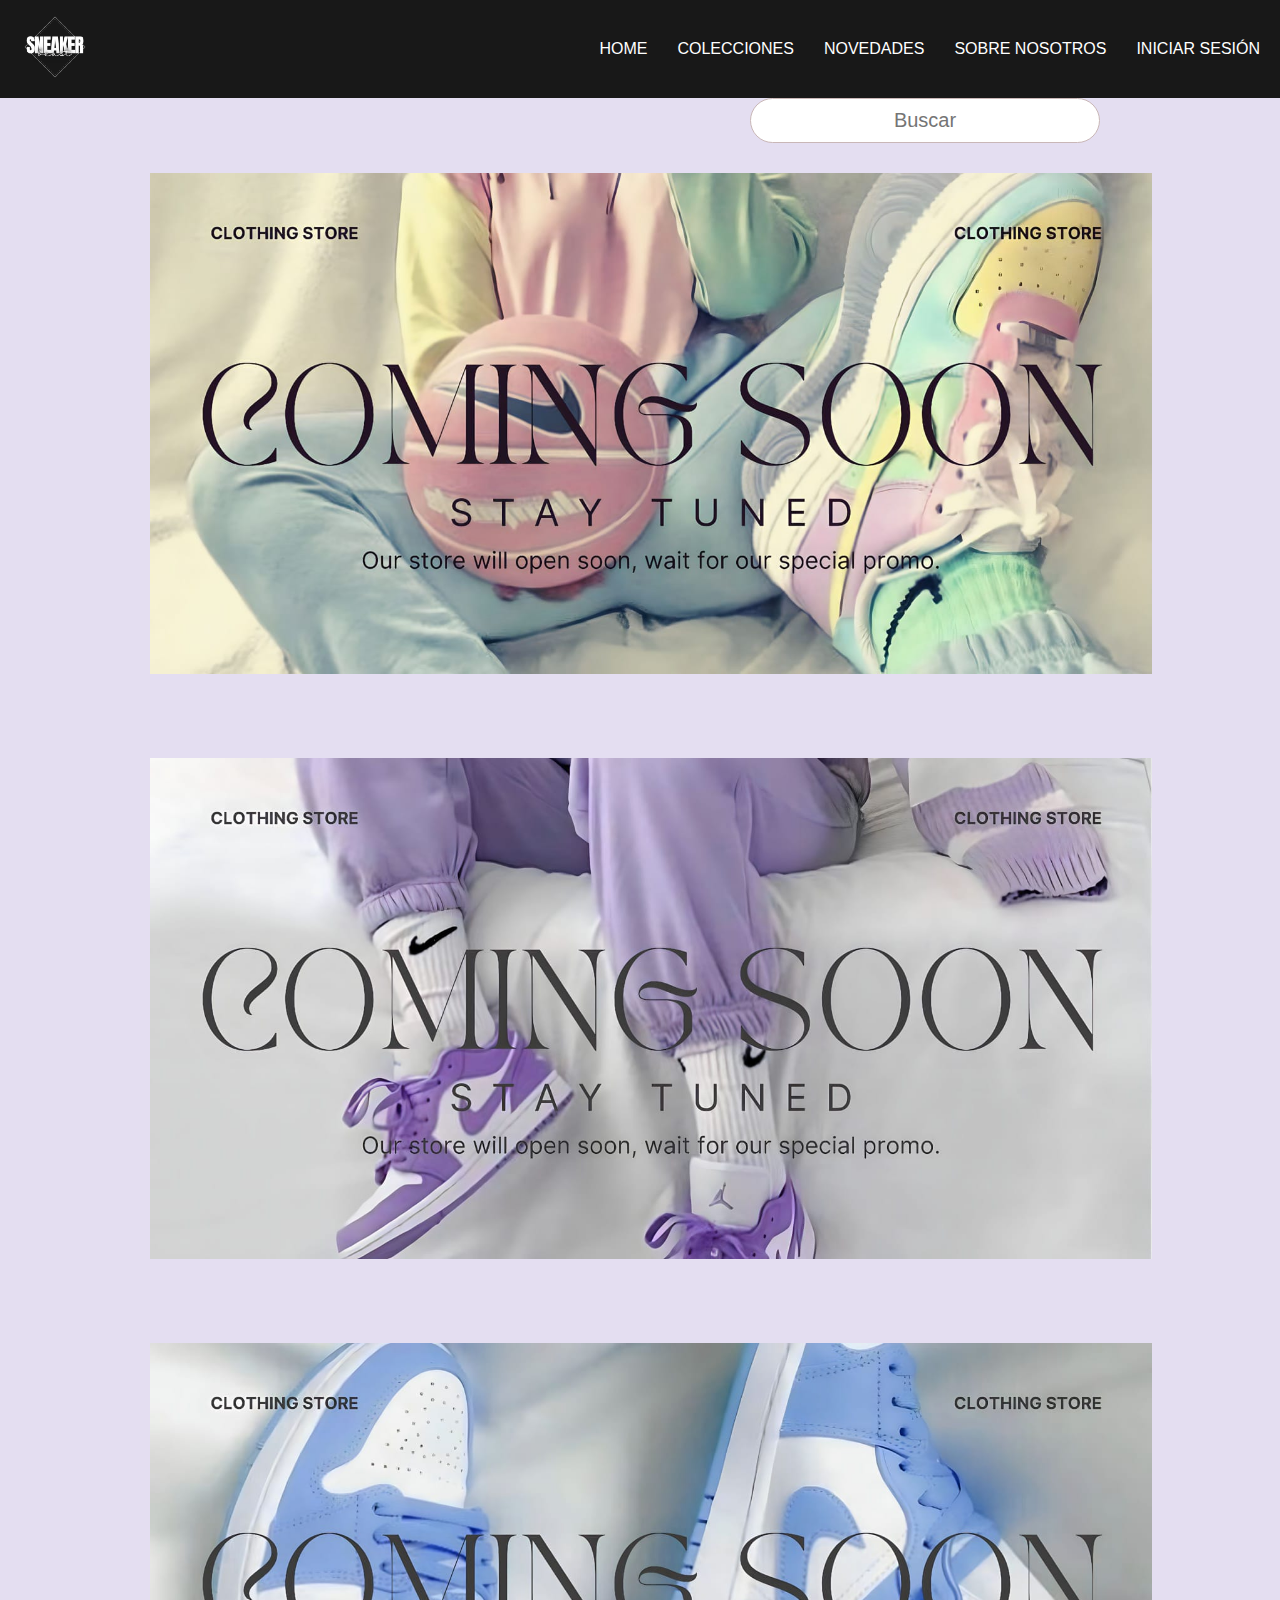
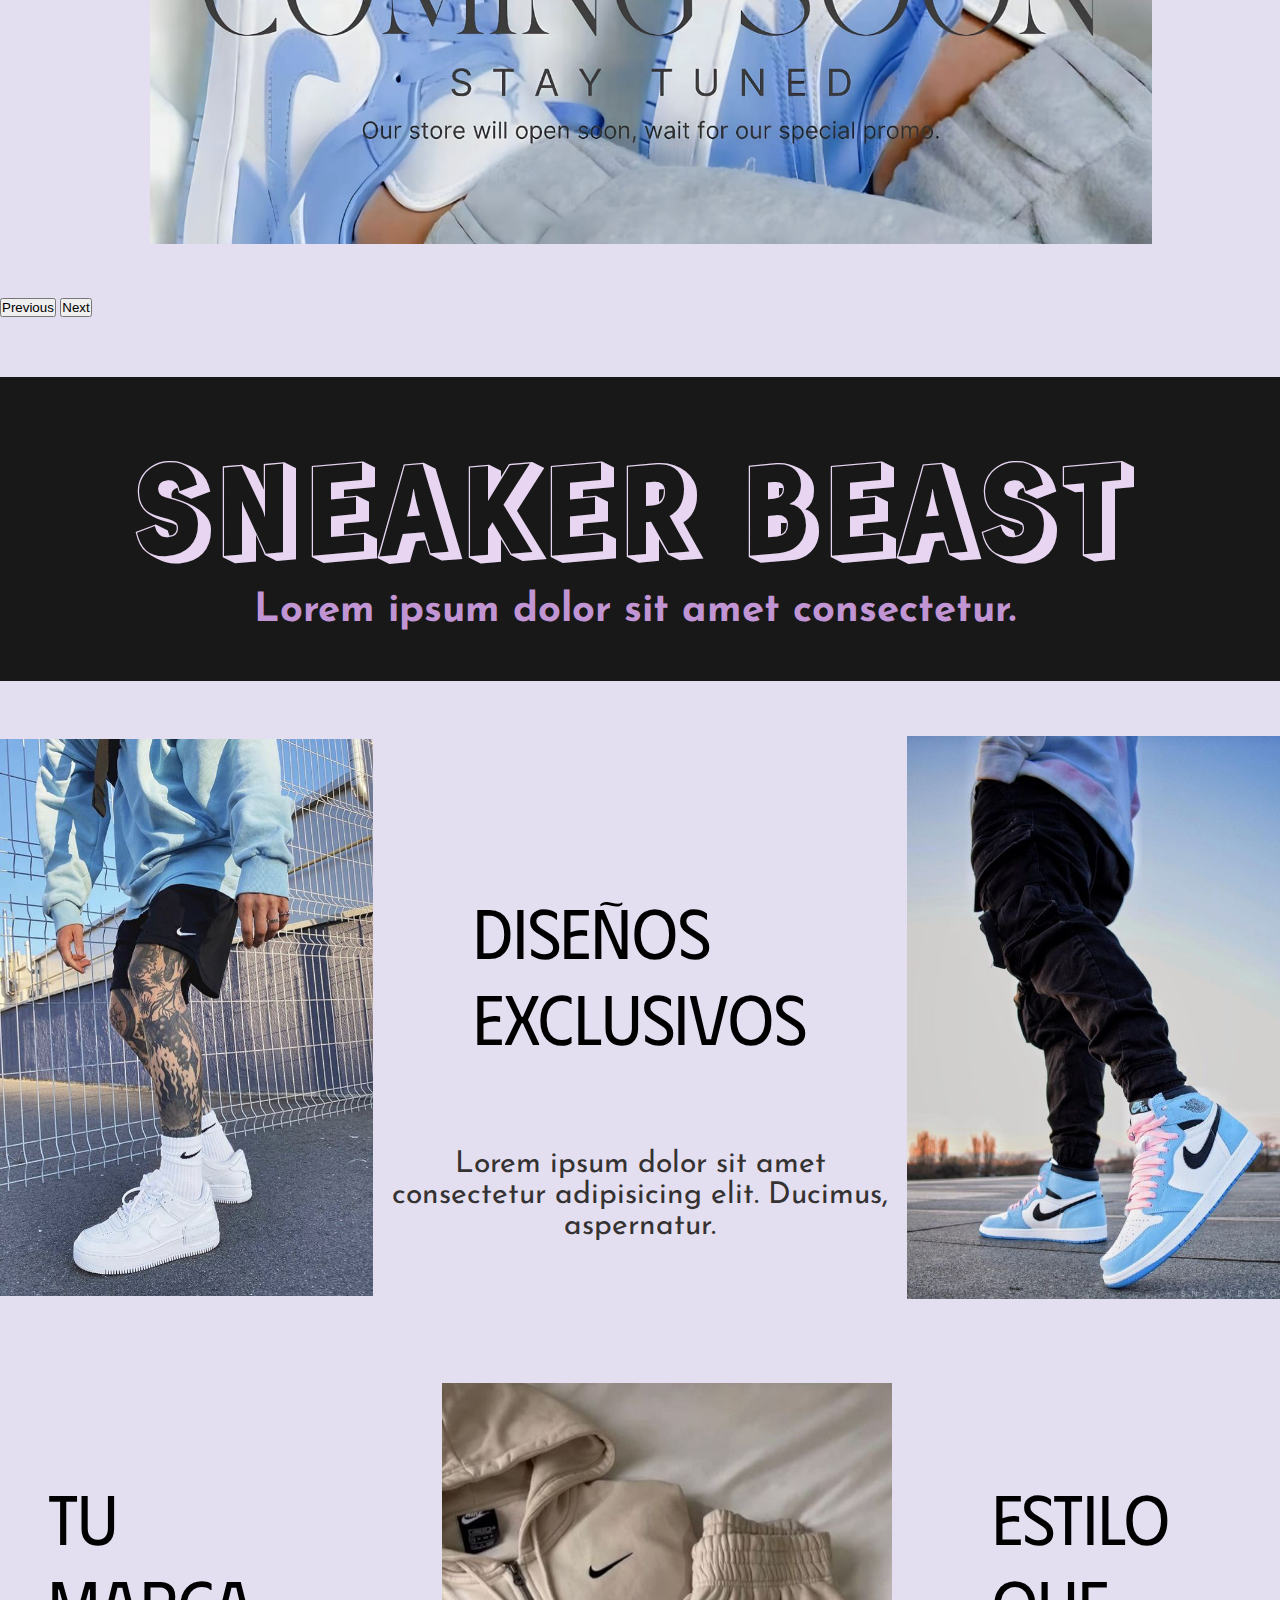
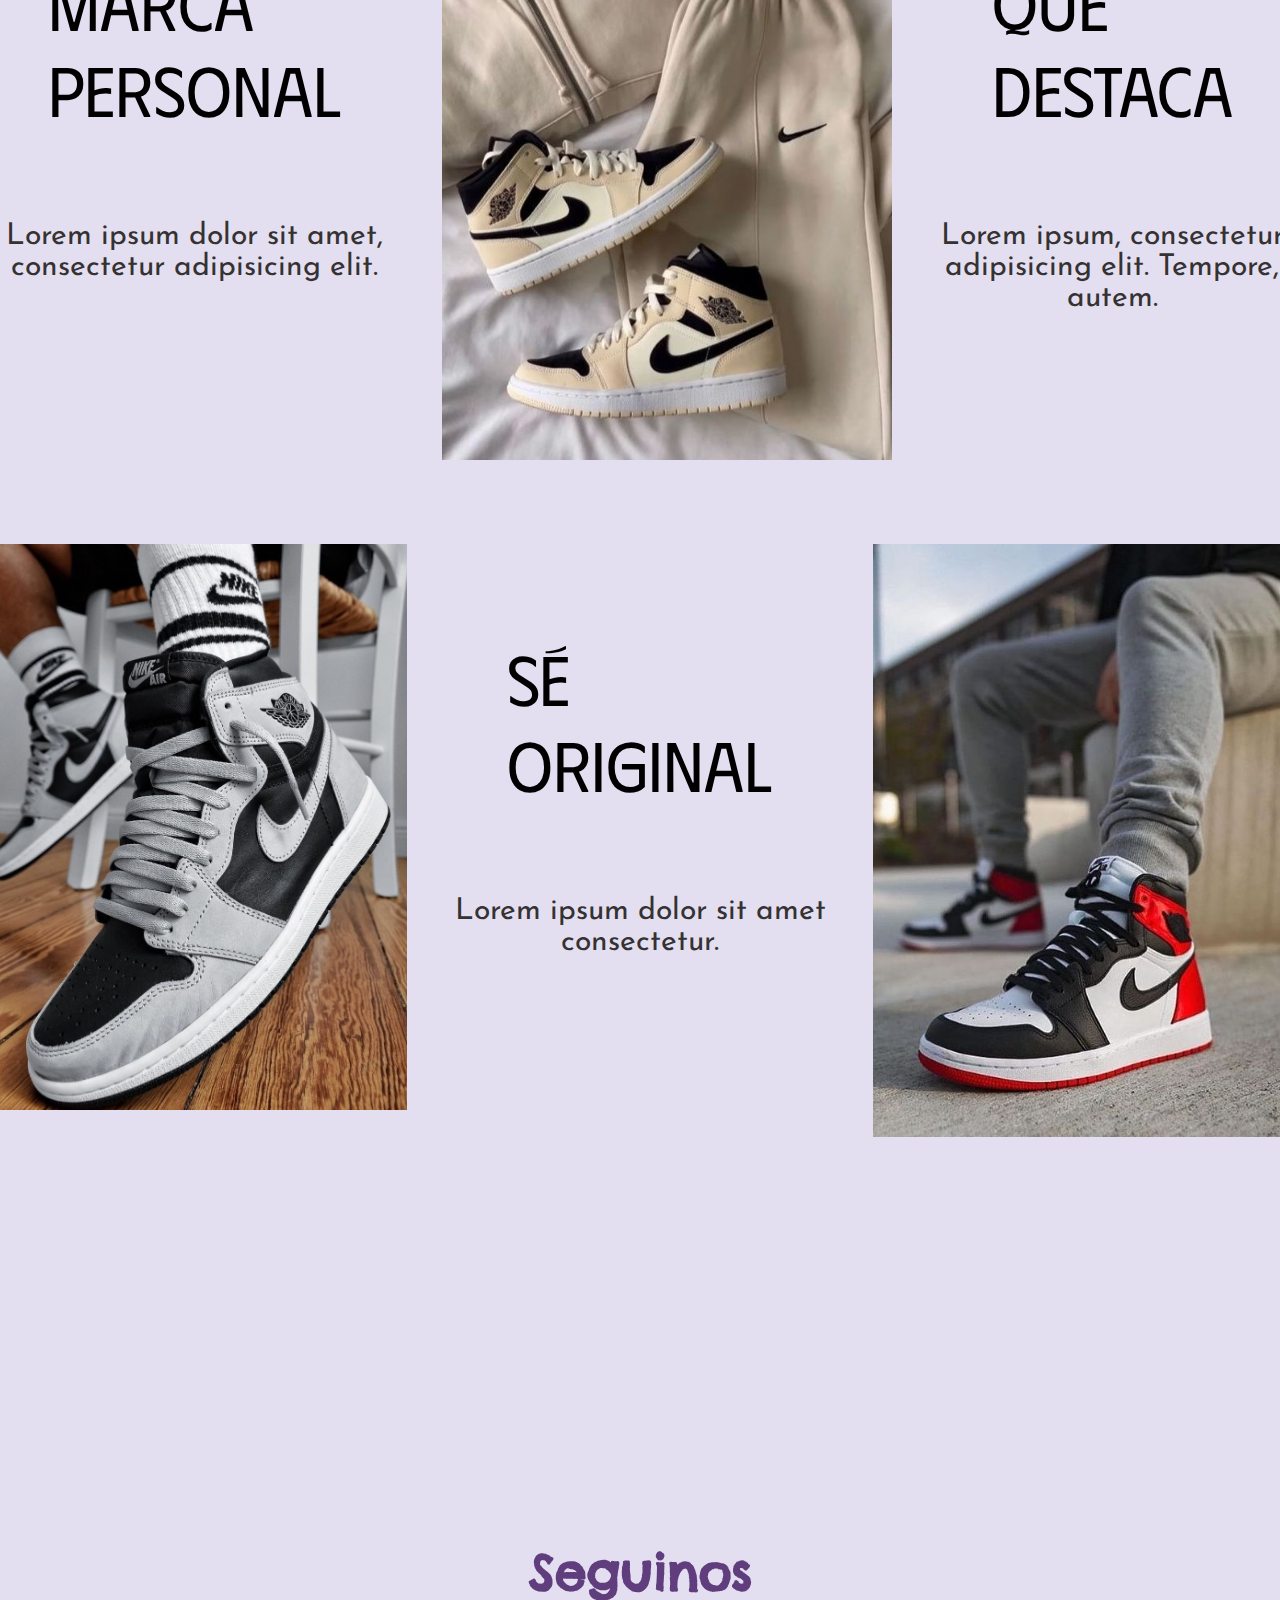
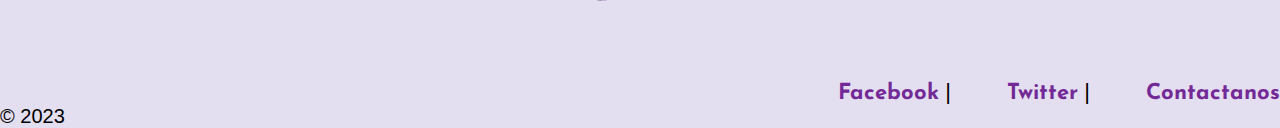
<file: index.html>
<!DOCTYPE html>
<html lang="en">
<head>
    <meta charset="UTF-8">
    <meta http-equiv="X-UA-Compatible" content="IE=edge">
    <meta name="viewport" content="width=device-width, initial-scale=1.0">
    <title>Sneaker Beats</title>
    <link rel="shortcut icon" href="./img/SNEAKER.png" type="image/x-icon">
    <link rel="stylesheet" href="./css/style.css">
    <link rel="stylesheet" href="./css/respon.css">
    <link rel="preconnect" href="https://fonts.googleapis.com">
    <link rel="preconnect" href="https://fonts.gstatic.com" crossorigin>
    <link href="https://fonts.googleapis.com/css2?family=Josefin+Sans:ital,wght@0,300;0,400;0,500;1,300&family=Phudu:wght@300;400;500;600&family=Poppins:wght@300;400;500&family=Roboto+Condensed:ital,wght@0,300;0,400;1,400&display=swap" rel="stylesheet">
    <link href="https://cdn.jsdelivr.net/npm/bootstrap@5.3.0-alpha1/dist/css/bootstrap.min.css" rel="stylesheet" integrity="sha384-GLhlTQ8iRABdZLl6O3oVMWSktQOp6b7In1Zl3/Jr59b6EGGoI1aFkw7cmDA6j6gD" crossorigin="anonymous">
    <link rel="preconnect" href="https://fonts.googleapis.com">
    <link rel="preconnect" href="https://fonts.gstatic.com" crossorigin>
    <link href="https://fonts.googleapis.com/css2?family=Chelsea+Market&family=Patrick+Hand+SC&family=Rampart+One&family=Sen:wght@400;700&display=swap" rel="stylesheet">
    <link rel="stylesheet" href="https://cdnjs.cloudflare.com/ajax/libs/font-awesome/6.3.0/css/all.min.css" integrity="sha512-SzlrxWUlpfuzQ+pcUCosxcglQRNAq/DZjVsC0lE40xsADsfeQoEypE+enwcOiGjk/bSuGGKHEyjSoQ1zVisanQ==" crossorigin="anonymous" referrerpolicy="no-referrer" />
</head>
<body>
    <header>
        <nav>
            <ul class="nav-bar">
               <li class="logo"><a href="#"><img src="./img/SNEAKER.png" alt=""></a></li>
               <input type="checkbox" id="check">
               <span class="menu">
                <li><a href="./index.html" >Home</a></li>
                <li><a href="./productos.html" >Colecciones</a></li>
                <li><a href="./Novedades.html" >Novedades</a></li>
                <li><a href="./sobre-nosotros.html" >Sobre Nosotros</a></li>
                <li><a href="./Iniciar-sesion.html">Iniciar Sesión</a></li>
                <label for="check" class="close-menu"><i class="fas fa-times"></i></label>
               </span>
               <label for="check" class="open-menu"><i class="fas fa-bars"></i></label>
            </ul>
        </nav>

        <div class="buscar">
            <input type="text" placeholder="Buscar">
            <div class="btn">
              <i class="fa-solid fa-magnifying-glass"></i>
            </div>
        </div>

        <div id="carouselExampleAutoplaying" class="carousel slide" data-bs-ride="carousel">
            <div class="carousel-inner">
              <div class="carousel-item active">
                <img src="./img/bannerop (1).jpeg" class="d-block w-100" alt="...">
              </div>
              <div class="carousel-item">
                <img src="./img/bannerop (2).jpeg" class="d-block w-100" alt="...">
              </div>
              <div class="carousel-item">
                <img src="./img/bannerop (3).jpeg" class="d-block w-100" alt="...">
              </div>
            </div>
            <button class="carousel-control-prev" type="button" data-bs-target="#carouselExampleAutoplaying" data-bs-slide="prev">
              <span class="carousel-control-prev-icon" aria-hidden="true"></span>
              <span class="visually-hidden">Previous</span>
            </button>
            <button class="carousel-control-next" type="button" data-bs-target="#carouselExampleAutoplaying" data-bs-slide="next">
              <span class="carousel-control-next-icon" aria-hidden="true"></span>
              <span class="visually-hidden">Next</span>
            </button>
        </div>


    </header>

    <div class="titulo">
        <h1>SNEAKER BEAST</h1>
        <h4>Lorem ipsum dolor sit amet consectetur.</h4> 
    </div>

    <section class="container">

        <div class="home">
             <img src="./img/home5.jpeg" alt="inicio1">
             
        </div>
        <div class="home">
            <h2>Diseños Exclusivos</h2>
             <p>Lorem ipsum dolor sit amet consectetur adipisicing elit. Ducimus, aspernatur.</p>
        </div>
        
        <div class="home">
            <img src="./img/home3.jpeg" alt="Inicio3">
        </div>
    </section>
    
    <section class="container2">

        <div class="home2">
             <h2>Tu marca personal</h2>
            <p>Lorem ipsum dolor sit amet, consectetur adipisicing elit.</p>
             
        </div>
        
        <div class="home2">
            <img src="./img/983dee82eb266971d8a2f8597aa6714c.jpg" alt="inicio2">
            
        </div>
        
        <div class="home2">
            <h2>Estilo que destaca</h2>
            <p>Lorem ipsum, consectetur adipisicing elit. Tempore, autem.</p>
        </div>

    </section>

    <section class="container3">
        
        <div class="home3">
             <img src="./img/Retro 1.jpeg" alt="inicio">
        </div>

        <div class="home3">
            <h2>Sé original</h2>
            <p>Lorem ipsum dolor sit amet consectetur.</p>
        </div>
        <div class="home3">
            <img src="./img/retro2.jpeg" alt="inicio">
        </div>
    </section>

 
    <footer>
        <div class="footer">
            <h5>Seguinos</h5>
            
        </div>
        <div class="contact">
            <ul>
                <li><a href="https://www.facebook.com/">Facebook</a></li> |
                <li><a href="https://twitter.com/">Twitter</a></li> |
                <li><a href="">Contactanos</a></li>
            </ul>

            <p>&copy; 2023</p>
        </div>
        
        <div class="copy">
            
        </div>
    </footer>

    


    <script src="https://cdn.jsdelivr.net/npm/bootstrap@5.3.0-alpha1/dist/js/bootstrap.bundle.min.js" integrity="sha384-w76AqPfDkMBDXo30jS1Sgez6pr3x5MlQ1ZAGC+nuZB+EYdgRZgiwxhTBTkF7CXvN" crossorigin="anonymous"></script>
    
    
</body>
</html>
</file>
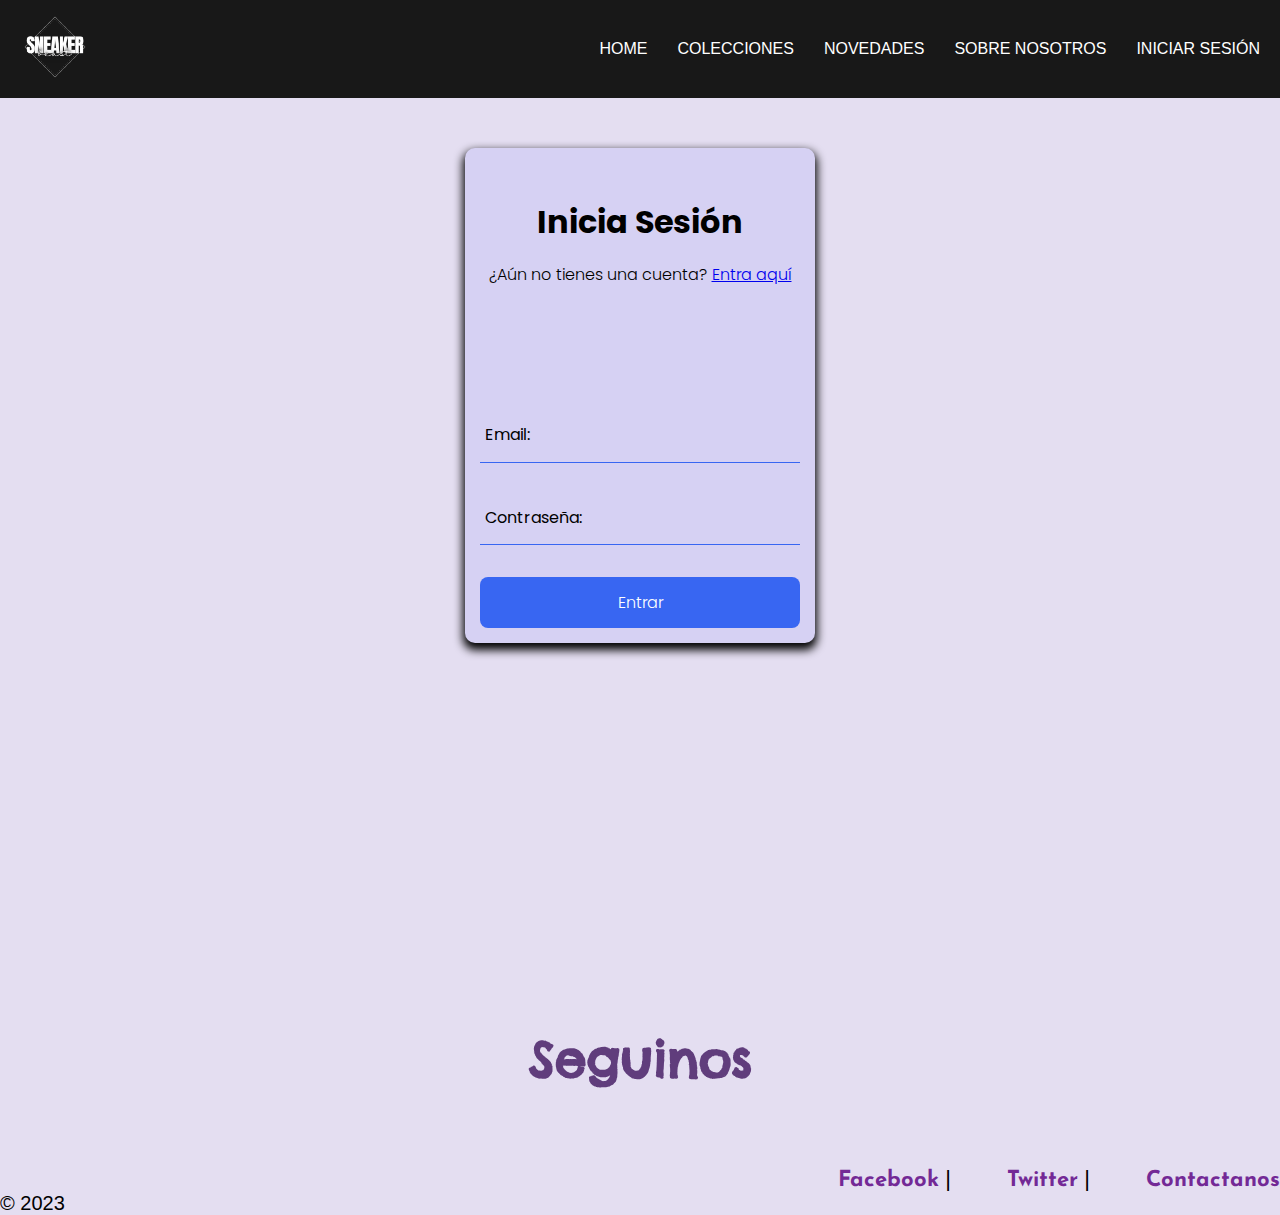
<file: Iniciar-sesion.html>
<!DOCTYPE html>
<html lang="en">
<head>
    <meta charset="UTF-8">
    <meta http-equiv="X-UA-Compatible" content="IE=edge">
    <meta name="viewport" content="width=device-width, initial-scale=1.0">
    <title>Ingresar</title>
    <link rel="shortcut icon" href="./img/SNEAKER.png" type="image/x-icon">
    <link rel="stylesheet" href="./css/style.css">
    <link rel="stylesheet" href="./css/respon.css">
    <link href="https://cdn.jsdelivr.net/npm/bootstrap@5.3.0-alpha1/dist/css/bootstrap.min.css" rel="stylesheet" integrity="sha384-GLhlTQ8iRABdZLl6O3oVMWSktQOp6b7In1Zl3/Jr59b6EGGoI1aFkw7cmDA6j6gD" crossorigin="anonymous">
    <link rel="preconnect" href="https://fonts.googleapis.com">
    <link rel="preconnect" href="https://fonts.gstatic.com" crossorigin>
    <link href="https://fonts.googleapis.com/css2?family=Josefin+Sans:ital,wght@0,300;0,400;0,500;1,300&family=Phudu:wght@300;400;500;600&family=Poppins:wght@300;400;500&family=Roboto+Condensed:ital,wght@0,300;0,400;1,400&display=swap" rel="stylesheet">
    <link rel="preconnect" href="https://fonts.googleapis.com">
    <link rel="preconnect" href="https://fonts.gstatic.com" crossorigin>
    <link href="https://fonts.googleapis.com/css2?family=Chelsea+Market&family=Patrick+Hand+SC&family=Rampart+One&family=Sen:wght@400;700&display=swap" rel="stylesheet">
    <link rel="stylesheet" href="https://cdnjs.cloudflare.com/ajax/libs/font-awesome/6.3.0/css/all.min.css" integrity="sha512-SzlrxWUlpfuzQ+pcUCosxcglQRNAq/DZjVsC0lE40xsADsfeQoEypE+enwcOiGjk/bSuGGKHEyjSoQ1zVisanQ==" crossorigin="anonymous" referrerpolicy="no-referrer" />
</head>

<body>
    <header>
        <nav>
            <ul class="nav-bar">
               <li class="logo"><a href="#"><img src="./img/SNEAKER.png" alt=""></a></li>
               <input type="checkbox" id="check">
               <span class="menu">
                <li><a href="./index.html" >Home</a></li>
                <li><a href="./productos.html" >Colecciones</a></li>
                <li><a href="./Novedades.html" >Novedades</a></li>
                <li><a href="./sobre-nosotros.html" >Sobre Nosotros</a></li>
                <li><a href="./Iniciar-sesion.html">Iniciar Sesión</a></li>
                <label for="check" class="close-menu"><i class="fas fa-times"></i></label>
               </span>
               <label for="check" class="open-menu"><i class="fas fa-bars"></i></label>
            </ul>
        </nav>
    
          
    </header>
    <form class="form">
        <div class="form_title">
         <h2>Inicia Sesión</h2>
         <p class="form_paragraph">¿Aún no tienes una cuenta? <a href="www.google.com">Entra aquí</a></p>
         
        </div>
        

        <div class="form_container">

            <div class="form_group">

                <input type="text" id="email" class="form_input" placeholder=" ">
                <label for="email" class="form_label">Email:</label>
                <span class="form_line"></span>

            </div>

            <div class="form_group">

                <input type="text" id="password" class="form_input" placeholder=" ">
                <label for="password" class="form_label">Contraseña:</label>
                <span class="form_line"></span>

            </div>

            <input type="submit" class="form_submit" value="Entrar"  >
        </div>
    </form>

    <footer>
        <div class="footer">
            <h5><span class="icon icon-heart"></span> Seguinos</h5>
            
        </div>
        <div class="contact">
            <ul>
                <li><a href="https://www.facebook.com/">Facebook</a></li> |
                <li><a href="https://twitter.com/">Twitter</a></li> |
                <li><a href="">Contactanos</a></li>
            </ul>

            <p>&copy; 2023</p>
        </div>
        
        <div class="copy">
            
        </div>
    </footer>



    <script src="https://cdn.jsdelivr.net/npm/bootstrap@5.3.0-alpha1/dist/js/bootstrap.bundle.min.js" integrity="sha384-w76AqPfDkMBDXo30jS1Sgez6pr3x5MlQ1ZAGC+nuZB+EYdgRZgiwxhTBTkF7CXvN" crossorigin="anonymous"></script>
</body>


</html>
</file>
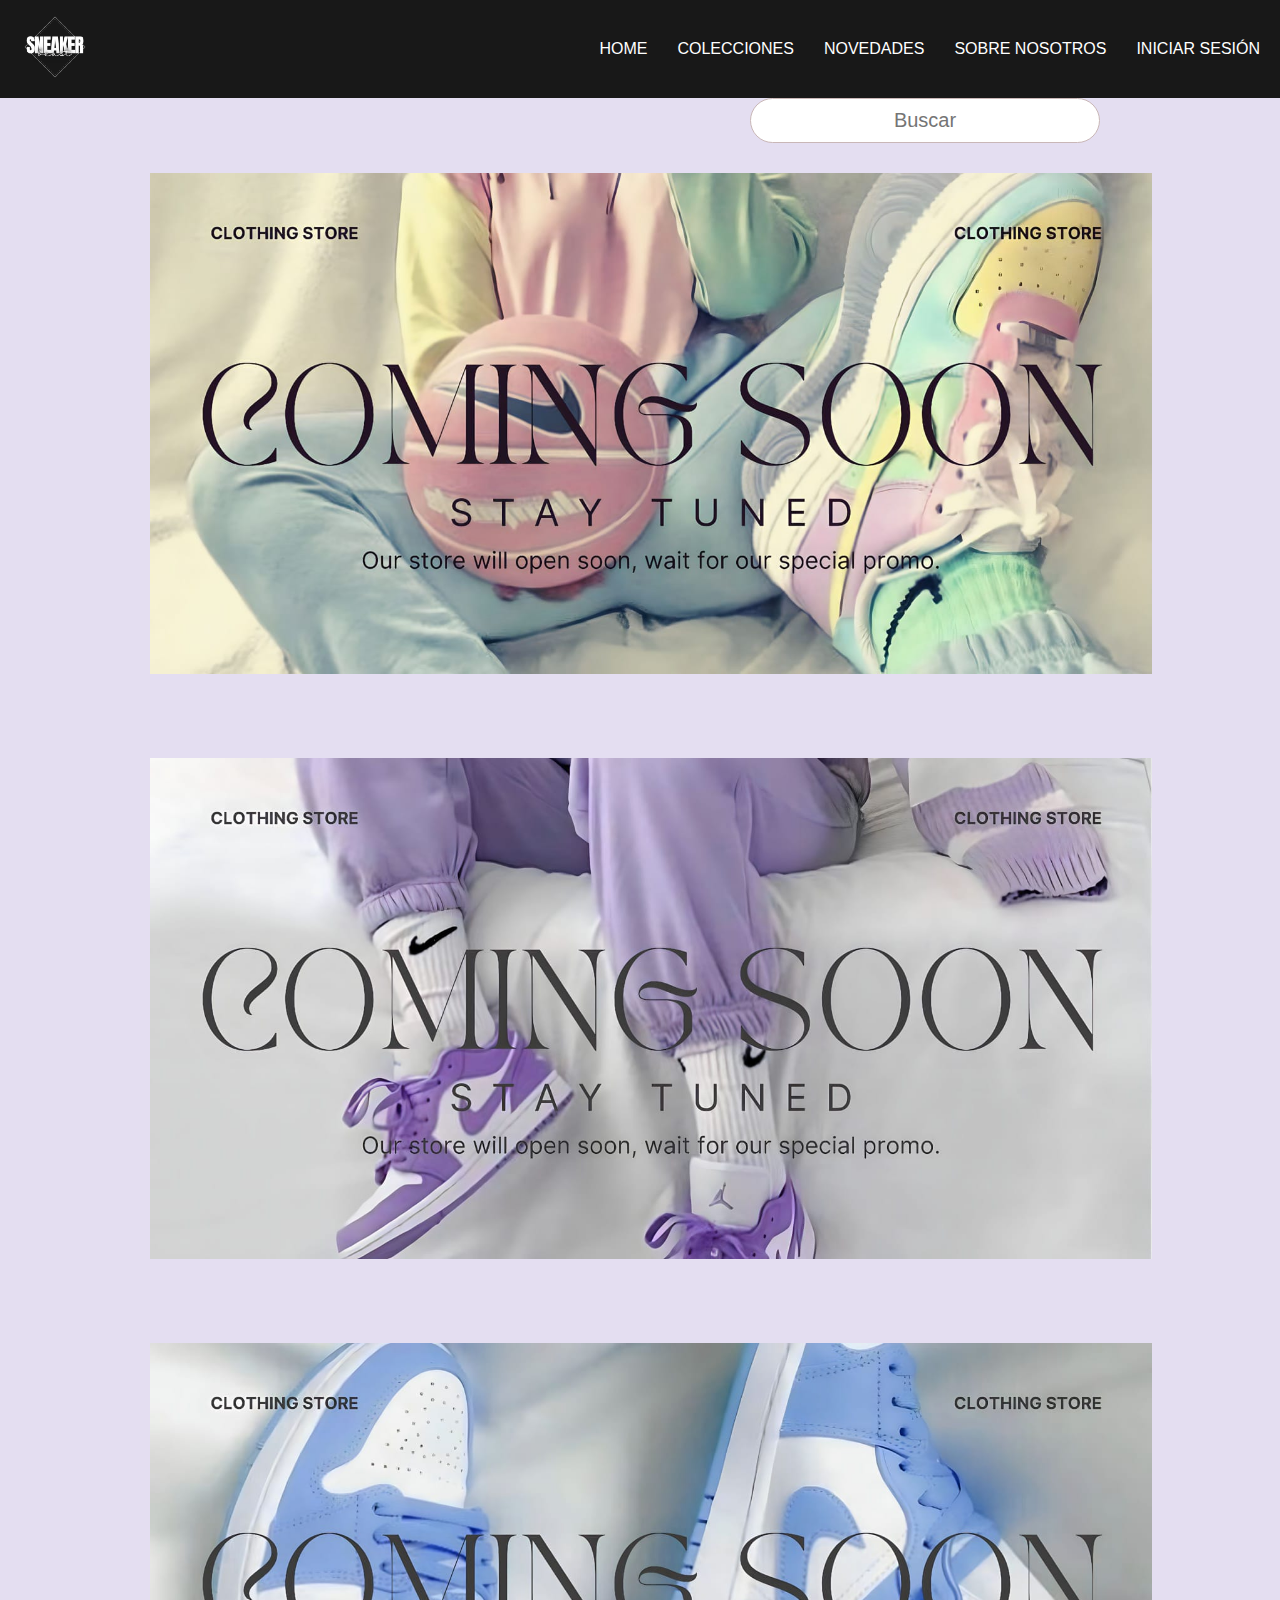
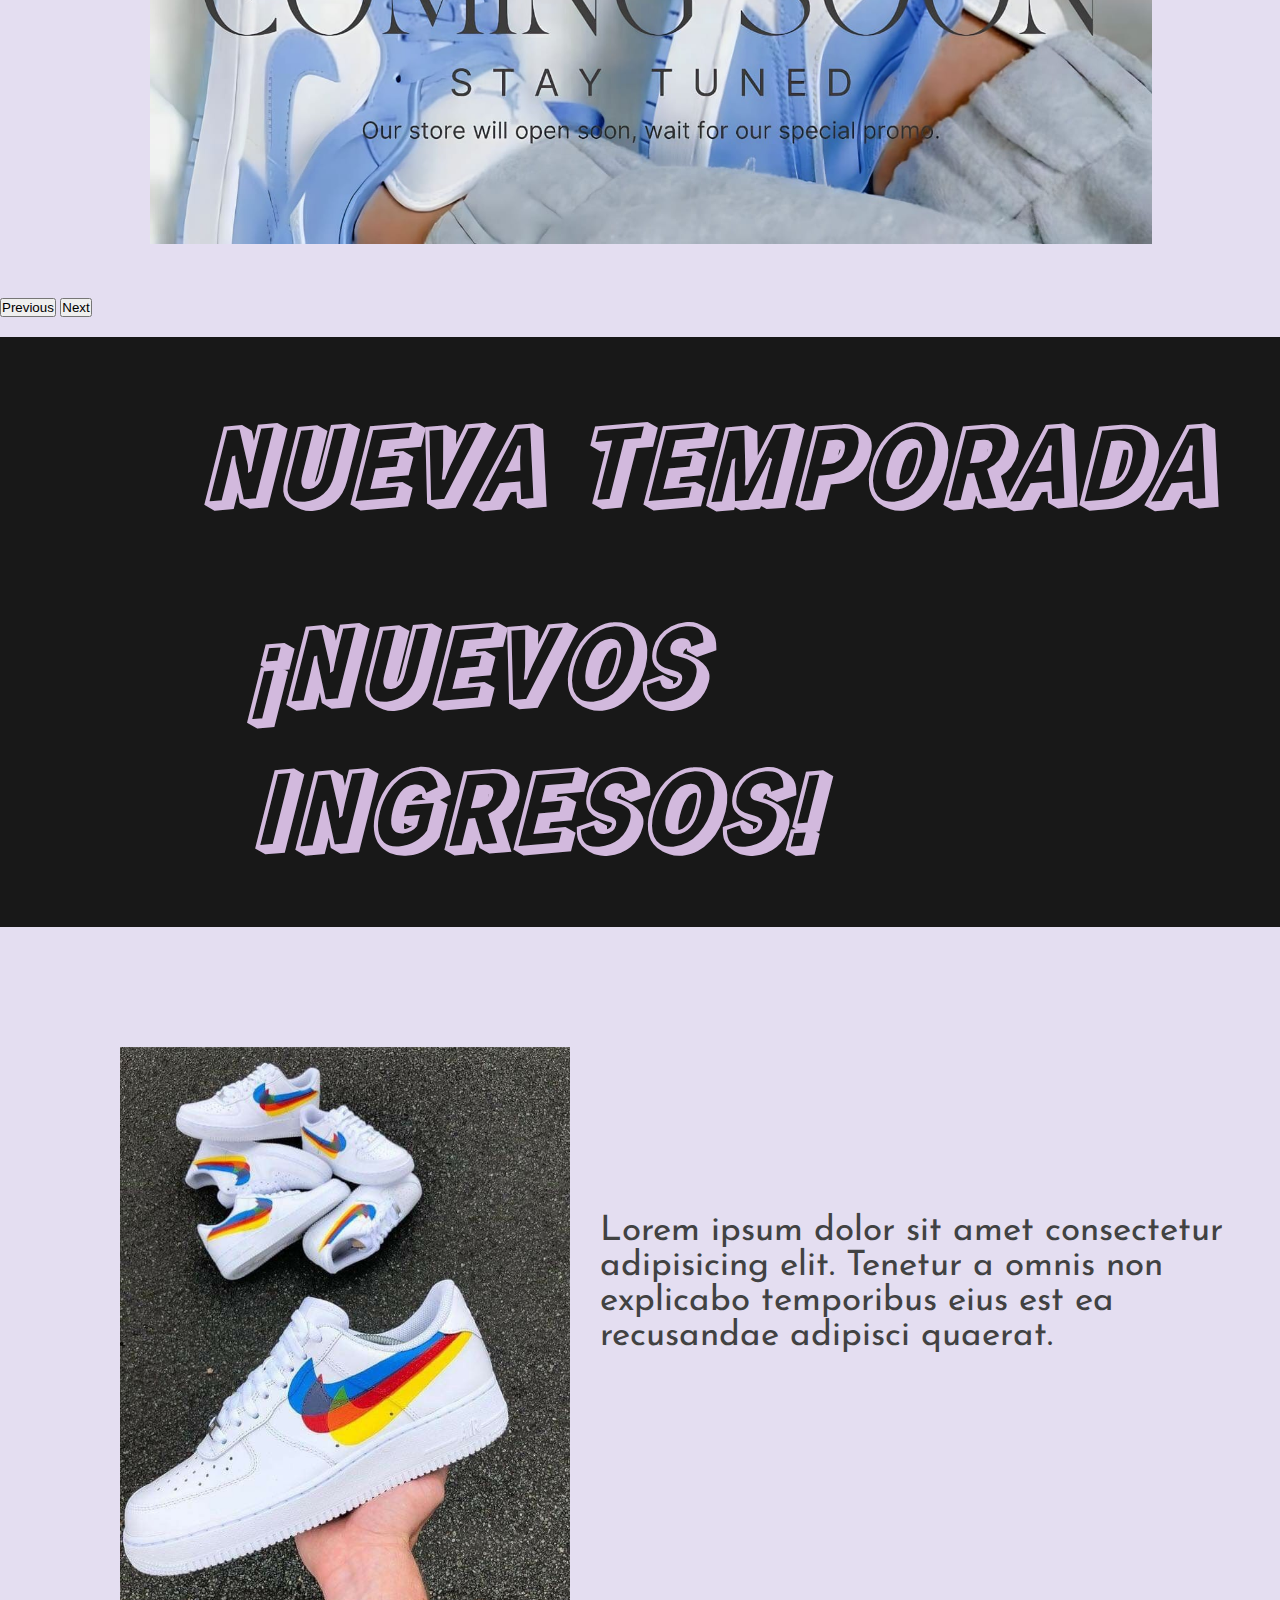
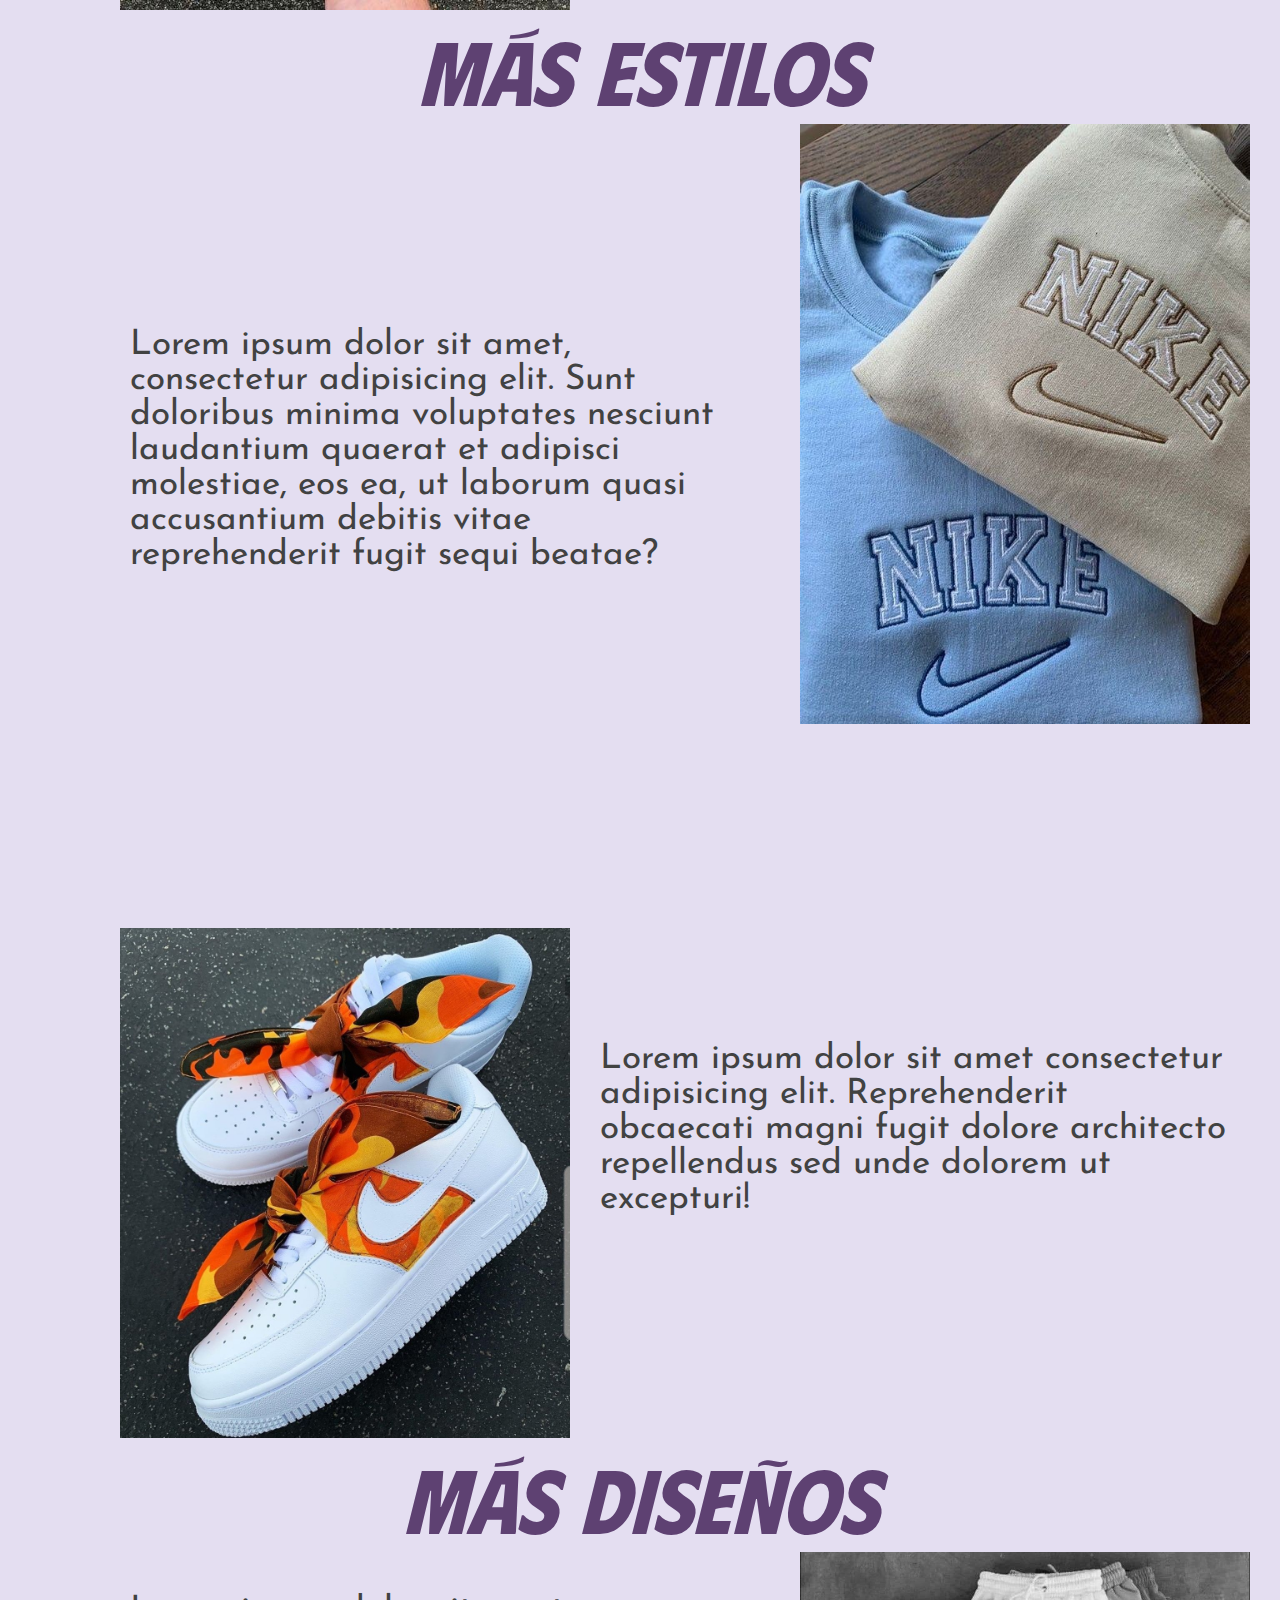
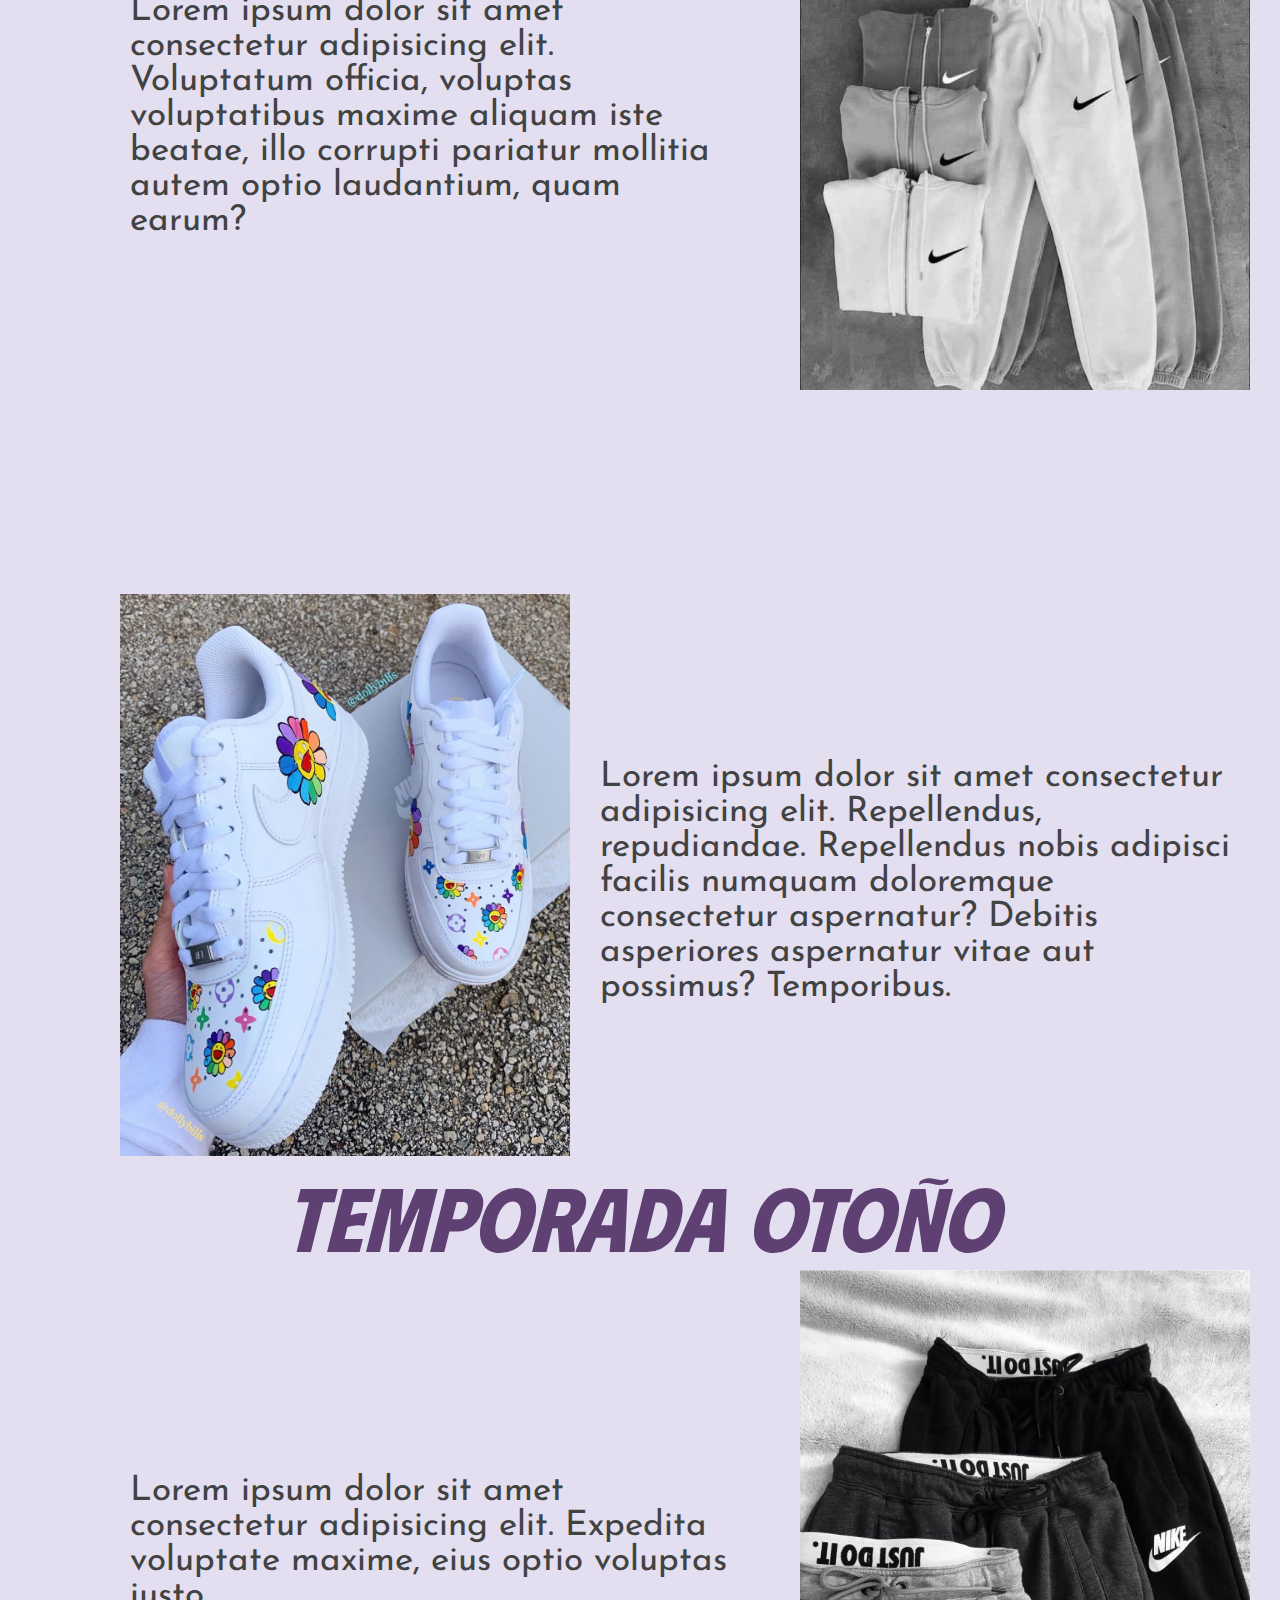
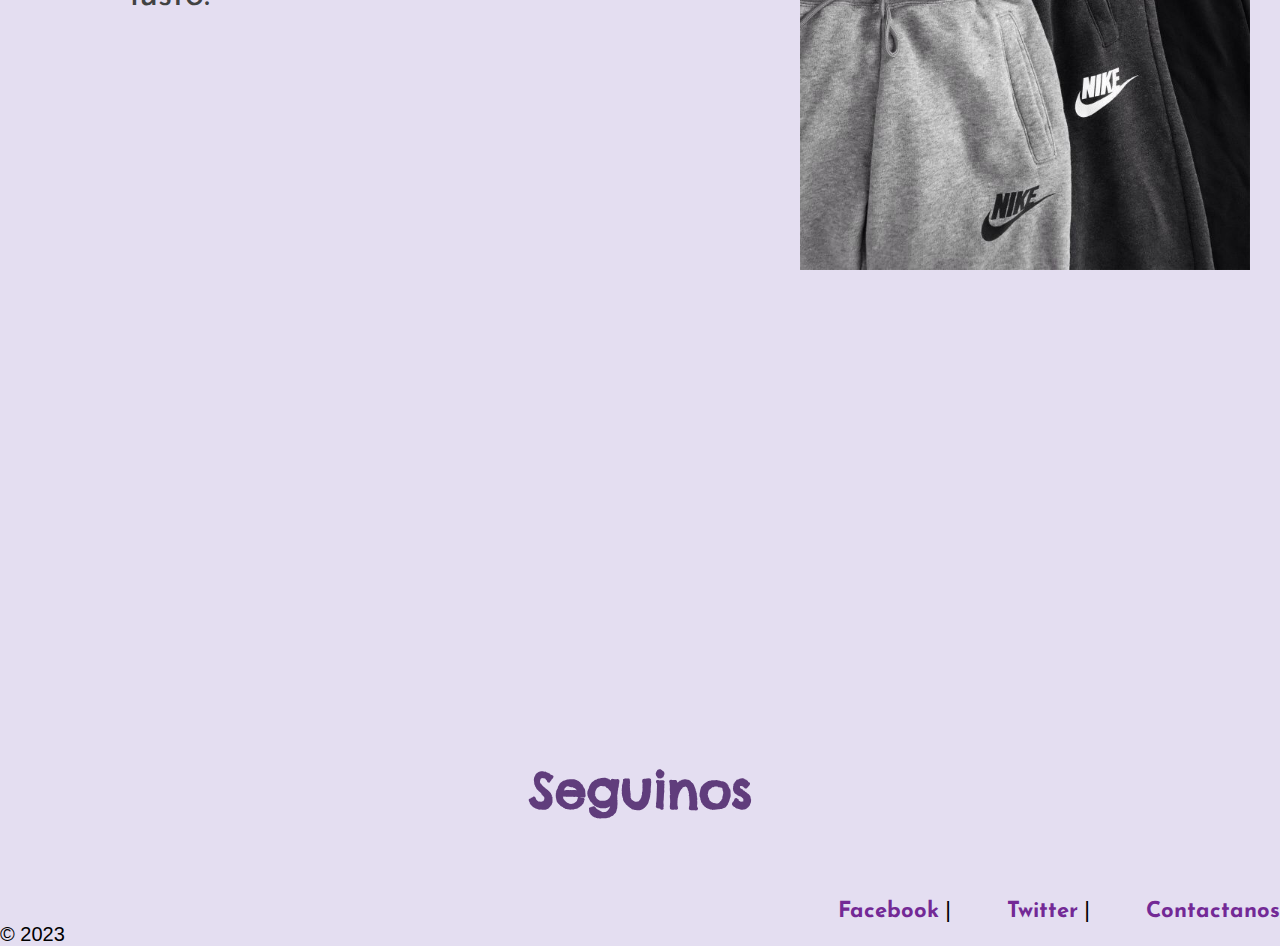
<file: Novedades.html>
<!DOCTYPE html>
<html lang="en">
<head>
    <meta charset="UTF-8">
    <meta http-equiv="X-UA-Compatible" content="IE=edge">
    <meta name="viewport" content="width=device-width, initial-scale=1.0">
    <title>Coming Soon</title>
    <link rel="shortcut icon" href="./img/SNEAKER.png" type="image/x-icon">
    <link rel="stylesheet" href="./css/style.css">
    <link rel="stylesheet" href="./css/respon.css">
    <link href="https://cdn.jsdelivr.net/npm/bootstrap@5.3.0-alpha1/dist/css/bootstrap.min.css" rel="stylesheet" integrity="sha384-GLhlTQ8iRABdZLl6O3oVMWSktQOp6b7In1Zl3/Jr59b6EGGoI1aFkw7cmDA6j6gD" crossorigin="anonymous">
    <link rel="preconnect" href="https://fonts.googleapis.com">
    <link rel="preconnect" href="https://fonts.gstatic.com" crossorigin>
    <link href="https://fonts.googleapis.com/css2?family=Josefin+Sans:ital,wght@0,300;0,400;0,500;1,300&family=Phudu:wght@300;400;500;600&family=Poppins:wght@300;400;500&family=Roboto+Condensed:ital,wght@0,300;0,400;1,400&display=swap" rel="stylesheet">
    <link rel="preconnect" href="https://fonts.googleapis.com">
    <link rel="preconnect" href="https://fonts.gstatic.com" crossorigin>
    <link href="https://fonts.googleapis.com/css2?family=Chelsea+Market&family=Patrick+Hand+SC&family=Rampart+One&family=Sen:wght@400;700&display=swap" rel="stylesheet">
    <link rel="stylesheet" href="https://cdnjs.cloudflare.com/ajax/libs/font-awesome/6.3.0/css/all.min.css" integrity="sha512-SzlrxWUlpfuzQ+pcUCosxcglQRNAq/DZjVsC0lE40xsADsfeQoEypE+enwcOiGjk/bSuGGKHEyjSoQ1zVisanQ==" crossorigin="anonymous" referrerpolicy="no-referrer" />
</head>
<body>
    <header>
      <nav>
        <ul class="nav-bar">
           <li class="logo"><a href="#"><img src="./img/SNEAKER.png" alt=""></a></li>
           <input type="checkbox" id="check">
           <span class="menu">
            <li><a href="./index.html" >Home</a></li>
            <li><a href="./productos.html" >Colecciones</a></li>
            <li><a href="./Novedades.html" >Novedades</a></li>
            <li><a href="./sobre-nosotros.html" >Sobre Nosotros</a></li>
            <li><a href="./Iniciar-sesion.html">Iniciar Sesión</a></li>
            <label for="check" class="close-menu"><i class="fas fa-times"></i></label>
           </span>
           <label for="check" class="open-menu"><i class="fas fa-bars"></i></label>
        </ul>
      </nav>

      <div class="buscar">
        <input type="text" placeholder="Buscar">
        <div class="btn">
          <i class="fa-solid fa-magnifying-glass"></i>
        </div>
      </div>
 

        <div id="carouselExampleAutoplaying" class="carousel slide" data-bs-ride="carousel">
            <div class="carousel-inner">
              <div class="carousel-item active">
                <img src="./img/bannerop (1).jpeg" class="d-block w-100" alt="...">
              </div>
              <div class="carousel-item">
                <img src="./img/bannerop (2).jpeg" class="d-block w-100" alt="...">
              </div>
              <div class="carousel-item">
                <img src="./img/bannerop (3).jpeg" class="d-block w-100" alt="...">
              </div>
            </div>
            <button class="carousel-control-prev" type="button" data-bs-target="#carouselExampleAutoplaying" data-bs-slide="prev">
              <span class="carousel-control-prev-icon" aria-hidden="true"></span>
              <span class="visually-hidden">Previous</span>
            </button>
            <button class="carousel-control-next" type="button" data-bs-target="#carouselExampleAutoplaying" data-bs-slide="next">
              <span class="carousel-control-next-icon" aria-hidden="true"></span>
              <span class="visually-hidden">Next</span>
            </button>
          </div>
        
        
    </header>

    <div class="nov">
      <div class="noved">
        <h1>NUEVA TEMPORADA</h1>
        <h2>¡NUEVOS INGRESOS!</h2>
      </div>

      <div class="nuevo1">
        <img class="prim" src="./img/e25d7ac0-e932-4356-b3c0-ea8fc83feab0.jpeg" alt="nuevo"><p>Lorem ipsum dolor sit amet consectetur adipisicing elit. Tenetur a omnis non explicabo temporibus eius est ea recusandae adipisci quaerat.</p>
        <h3>Más estilos</h3>
        <img class="seg" src="./img/novedades2.jpeg" alt=""><p class="p2">Lorem ipsum dolor sit amet, consectetur adipisicing elit. Sunt doloribus minima voluptates nesciunt laudantium quaerat et adipisci molestiae, eos ea, ut laborum quasi accusantium debitis vitae reprehenderit fugit sequi beatae?</p>
      </div>

      <div class="nuevo2">
        <img class="prim" src="./img/Image about fashion in Nike shoes ⚡🔥 by Finja.jpeg" alt=""><p>Lorem ipsum dolor sit amet consectetur adipisicing elit. Reprehenderit obcaecati magni fugit dolore architecto repellendus sed unde dolorem ut excepturi!</p>
        <h3>Más diseños</h3>
        <img class="seg" src="./img/novedad3.jpeg" alt=""><p class="p2">Lorem ipsum dolor sit amet consectetur adipisicing elit. Voluptatum officia, voluptas voluptatibus maxime aliquam iste beatae, illo corrupti pariatur mollitia autem optio laudantium, quam earum?</p>
      </div>

      <div class="nuevo3">
        <img class="prim" src="./img/🇰🇷𝓜𝓸𝓭𝓪 𝓒𝓸𝓻𝓮𝓪𝓷𝓪🇰🇷            💫(𝗲𝗱𝗶𝘁𝗮𝗻𝗱𝗼)💫 - 𝓜𝓸𝓭𝓪 𝓒𝓸𝓻𝓮𝓪𝓷𝓪 𝓖𝓲𝓻𝓵.jpeg" alt=""><p>Lorem ipsum dolor sit amet consectetur adipisicing elit. Repellendus, repudiandae. Repellendus nobis adipisci facilis numquam doloremque consectetur aspernatur? Debitis asperiores aspernatur vitae aut possimus? Temporibus.</p>
        <h3>Temporada Otoño</h3>
        <img class="seg" src="./img/novedades4.jpeg" alt=""><p class="p2">Lorem ipsum dolor sit amet consectetur adipisicing elit. Expedita voluptate maxime, eius optio voluptas iusto.</p>
      </div>
    </div>

    

    <footer>
        <div class="footer">
            <h5>Seguinos</h5>
            
        </div>
        <div class="contact">
            <ul>
                <li><a href="https://www.facebook.com/">Facebook</a></li> |
                <li><a href="https://twitter.com/">Twitter</a></li> |
                <li><a href="">Contactanos</a></li>
            </ul>

            <p>&copy; 2023</p>
        </div>
        
        <div class="copy">
            
        </div>
    </footer>


    <script src="https://cdn.jsdelivr.net/npm/bootstrap@5.3.0-alpha1/dist/js/bootstrap.bundle.min.js" integrity="sha384-w76AqPfDkMBDXo30jS1Sgez6pr3x5MlQ1ZAGC+nuZB+EYdgRZgiwxhTBTkF7CXvN" crossorigin="anonymous"></script>
</body>
</file>
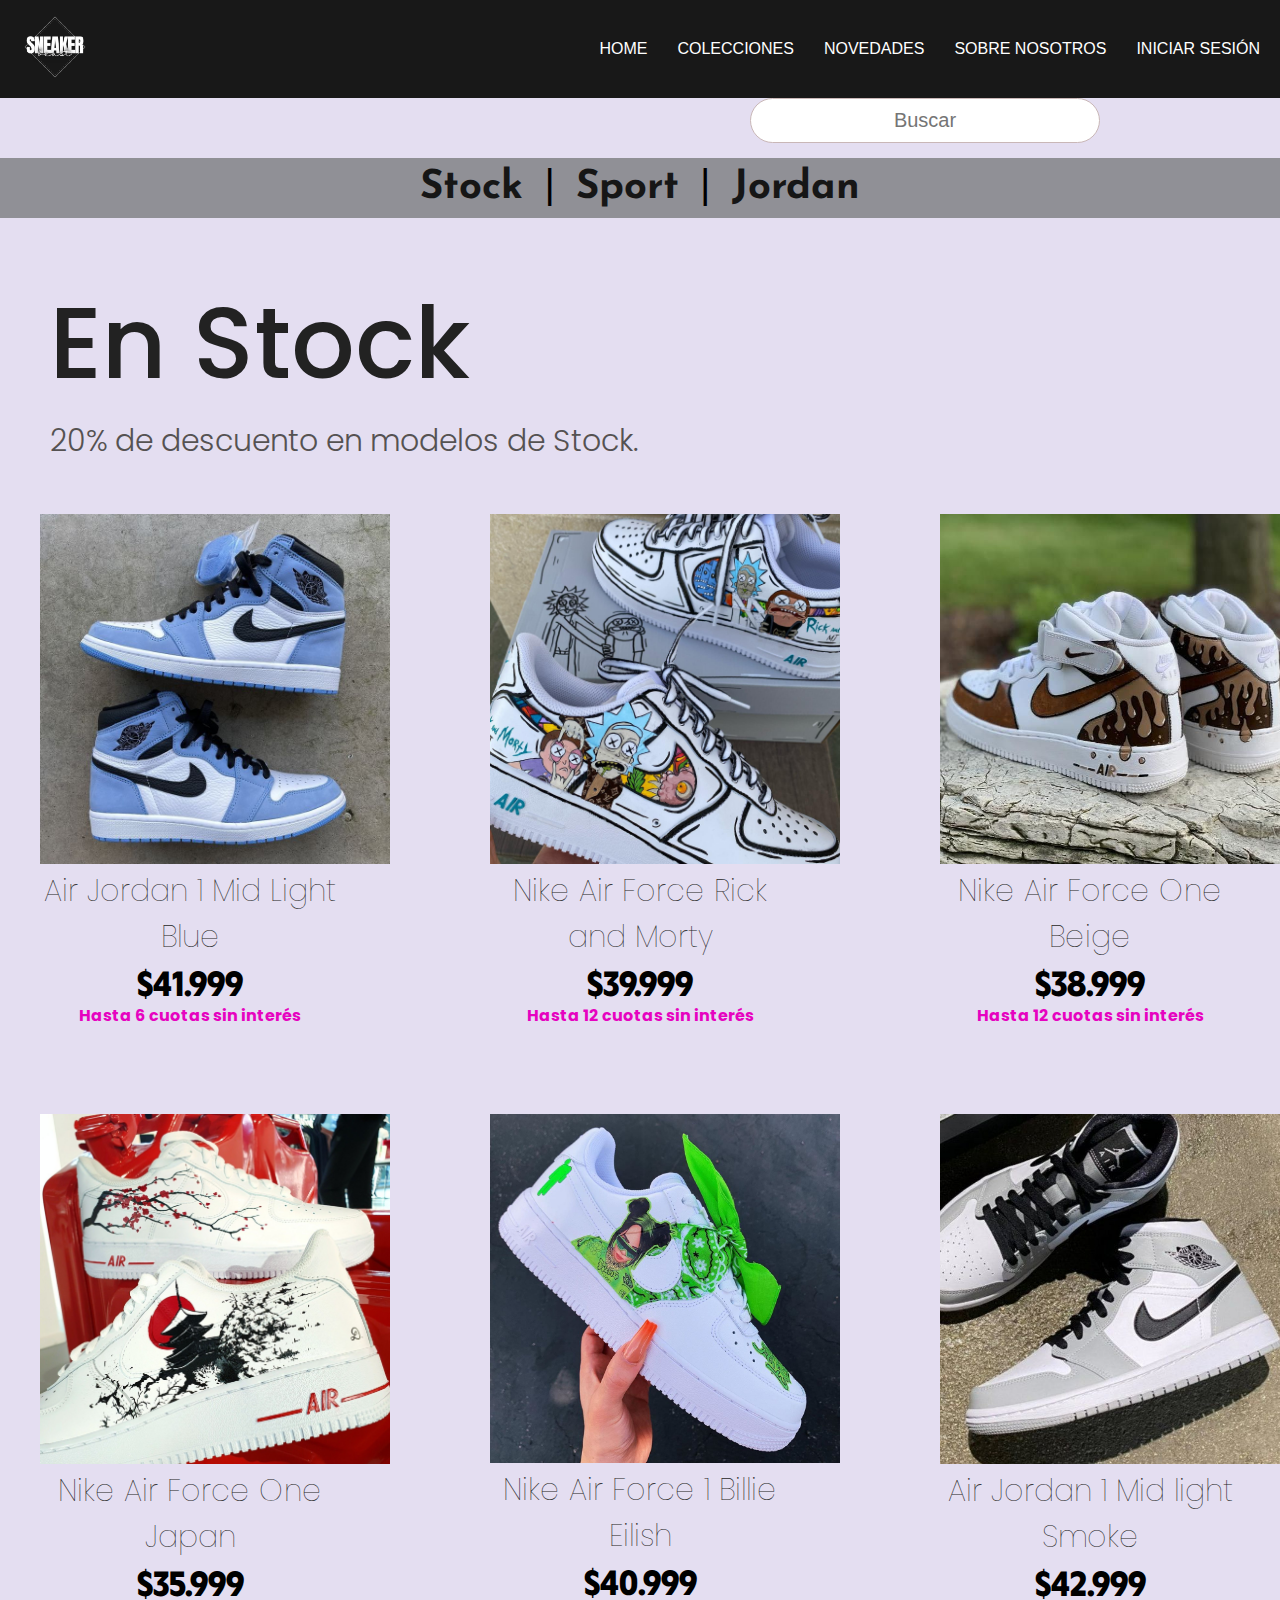
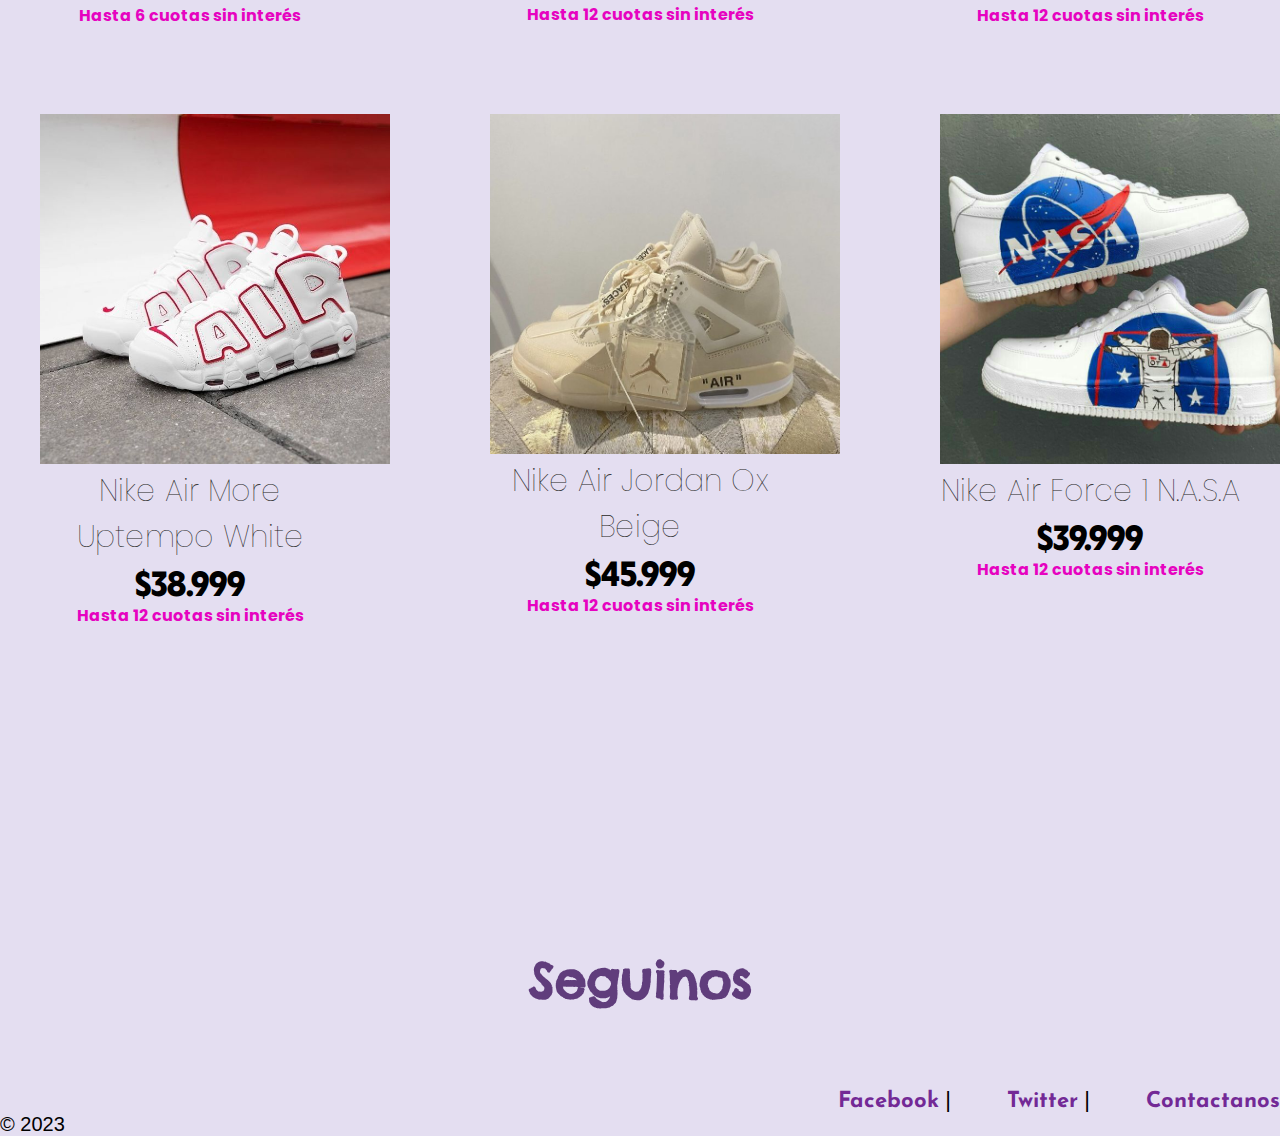
<file: productos.html>
<!DOCTYPE html>
<html lang="en">
<head>
    <meta charset="UTF-8">
    <meta http-equiv="X-UA-Compatible" content="IE=edge">
    <meta name="viewport" content="width=device-width, initial-scale=1.0">
    <title>Colecciones</title>
    <link rel="shortcut icon" href="./img/SNEAKER.png" type="image/x-icon">
    <link rel="stylesheet" href="./css/style.css">
    <link rel="stylesheet" href="./css/respon.css">
    <link href="https://cdn.jsdelivr.net/npm/bootstrap@5.3.0-alpha1/dist/css/bootstrap.min.css" rel="stylesheet" integrity="sha384-GLhlTQ8iRABdZLl6O3oVMWSktQOp6b7In1Zl3/Jr59b6EGGoI1aFkw7cmDA6j6gD" crossorigin="anonymous">
    <link rel="preconnect" href="https://fonts.googleapis.com">
    <link rel="preconnect" href="https://fonts.gstatic.com" crossorigin>
    <link href="https://fonts.googleapis.com/css2?family=Josefin+Sans:ital,wght@0,300;0,400;0,500;1,300&family=Phudu:wght@300;400;500;600&family=Poppins:wght@300;400;500&family=Roboto+Condensed:ital,wght@0,300;0,400;1,400&display=swap" rel="stylesheet">
    <link rel="preconnect" href="https://fonts.googleapis.com">
    <link rel="preconnect" href="https://fonts.gstatic.com" crossorigin>
    <link href="https://fonts.googleapis.com/css2?family=Chelsea+Market&family=Patrick+Hand+SC&family=Rampart+One&family=Sen:wght@400;700&display=swap" rel="stylesheet">
    <link rel="stylesheet" href="https://cdnjs.cloudflare.com/ajax/libs/font-awesome/6.3.0/css/all.min.css" integrity="sha512-SzlrxWUlpfuzQ+pcUCosxcglQRNAq/DZjVsC0lE40xsADsfeQoEypE+enwcOiGjk/bSuGGKHEyjSoQ1zVisanQ==" crossorigin="anonymous" referrerpolicy="no-referrer" />
    
</head>
<body>
    <header>
        <nav>
            <ul class="nav-bar">
               <li class="logo"><a href="#"><img src="./img/SNEAKER.png" alt=""></a></li>
               <input type="checkbox" id="check">
               <span class="menu">
                <li><a href="./index.html" >Home</a></li>
                <li><a href="./productos.html" >Colecciones</a></li>
                <li><a href="./Novedades.html" >Novedades</a></li>
                <li><a href="./sobre-nosotros.html" >Sobre Nosotros</a></li>
                <li><a href="./Iniciar-sesion.html">Iniciar Sesión</a></li>
                <label for="check" class="close-menu"><i class="fas fa-times"></i></label>
               </span>
               <label for="check" class="open-menu"><i class="fas fa-bars"></i></label>
            </ul>
        </nav>
    
          <div class="buscar">
            <input type="text" placeholder="Buscar">
            <div class="btn">
              <i class="fa-solid fa-magnifying-glass"></i>
            </div>
          </div>

         
        
        
    </header>

    <div class="colec">
        <ul class="menu3">
            <li> <a href="./productos.html">Stock</a></li> |
            <li><a href="">Sport</a></li>   |
            <li><a href="">Jordan</a></li>
        </ul>
    </div>

    <div class="stock">
        <h2>En Stock</h2>
        <p>20% de descuento en modelos de Stock.</p>

    </div>
    <div class="grid-cont">
       
       <div >
          <img src="./img/Air Jordan 1Mid Light Blue.jpeg" alt="productos">
          <h3>Air Jordan 1 Mid Light Blue</h3>
          <h4>$41.999</h4>
          <p>Hasta 6 cuotas sin interés</p>
       </div>
       <div >
         <img src="./img/Rick and Morty Air Force 1 Custom.jpeg" alt="productos">
         <h3>Nike Air Force Rick and Morty</h3>
         <h4>$39.999</h4>
         <p>Hasta 12 cuotas sin interés</p>
        </div>
       <div >
          <img src="./img/descarga (21).jpeg" alt="productos">
          <h3>Nike Air Force One Beige</h3>
          <h4>$38.999</h4>
          <p>Hasta 12 cuotas sin interés</p>
       </div>
       <div >
          <img src="./img/L'atelier DIVANAK custom japon.jpeg" alt="productos">
          <h3>Nike Air Force One Japan </h3>
          <h4>$35.999</h4>
          <p>Hasta 6 cuotas sin interés</p>
       </div>
       <div >
          <img src="./img/descarga (28).jpeg" alt="productos">
          <h3>Nike Air Force 1 Billie Eilish</h3>
          <h4>$40.999</h4>
          <p>Hasta 12 cuotas sin interés</p>
       </div>
       <div >
         <img src="./img/👟Air Jordan 1 Mid GS Light Smoke Grey.jpeg" alt="">
         <h3>Air Jordan 1 Mid light Smoke</h3>
         <h4>$42.999</h4>
         <p>Hasta 12 cuotas sin interés</p>
       </div>
       <div >
         <img src="./img/Nike Air More Uptempo white.jpeg" alt="">
         <h3>Nike Air More Uptempo White</h3>
         <h4>$38.999</h4>
         <p>Hasta 12 cuotas sin interés</p>
       </div>
       <div >
         <img src="./img/AirJordanBeige.jpeg" alt="">
         <h3>Nike Air Jordan Ox Beige</h3>
         <h4>$45.999</h4>
         <p>Hasta 12 cuotas sin interés</p>
       </div>
       <div >
         <img src="./img/nikeNASA.jpeg" alt="">
         <h3>Nike Air Force 1 N.A.S.A</h3>
         <h4>$39.999</h4>
         <p>Hasta 12 cuotas sin interés</p>
       </div>
   </div>
   

    <footer>
        <div class="footer">
            <h5><span class="icon icon-heart"></span> Seguinos</h5>
            
        </div>
        <div class="contact">
            <ul>
                <li><a href="https://www.facebook.com/">Facebook</a></li> |
                <li><a href="https://twitter.com/">Twitter</a></li> |
                <li><a href="">Contactanos</a></li>
            </ul>

            <p>&copy; 2023</p>
        </div>
        
        <div class="copy">
            
        </div>
    </footer>




    <script src="https://cdn.jsdelivr.net/npm/bootstrap@5.3.0-alpha1/dist/js/bootstrap.bundle.min.js" integrity="sha384-w76AqPfDkMBDXo30jS1Sgez6pr3x5MlQ1ZAGC+nuZB+EYdgRZgiwxhTBTkF7CXvN" crossorigin="anonymous"></script>
    
</body>
</html>
</file>
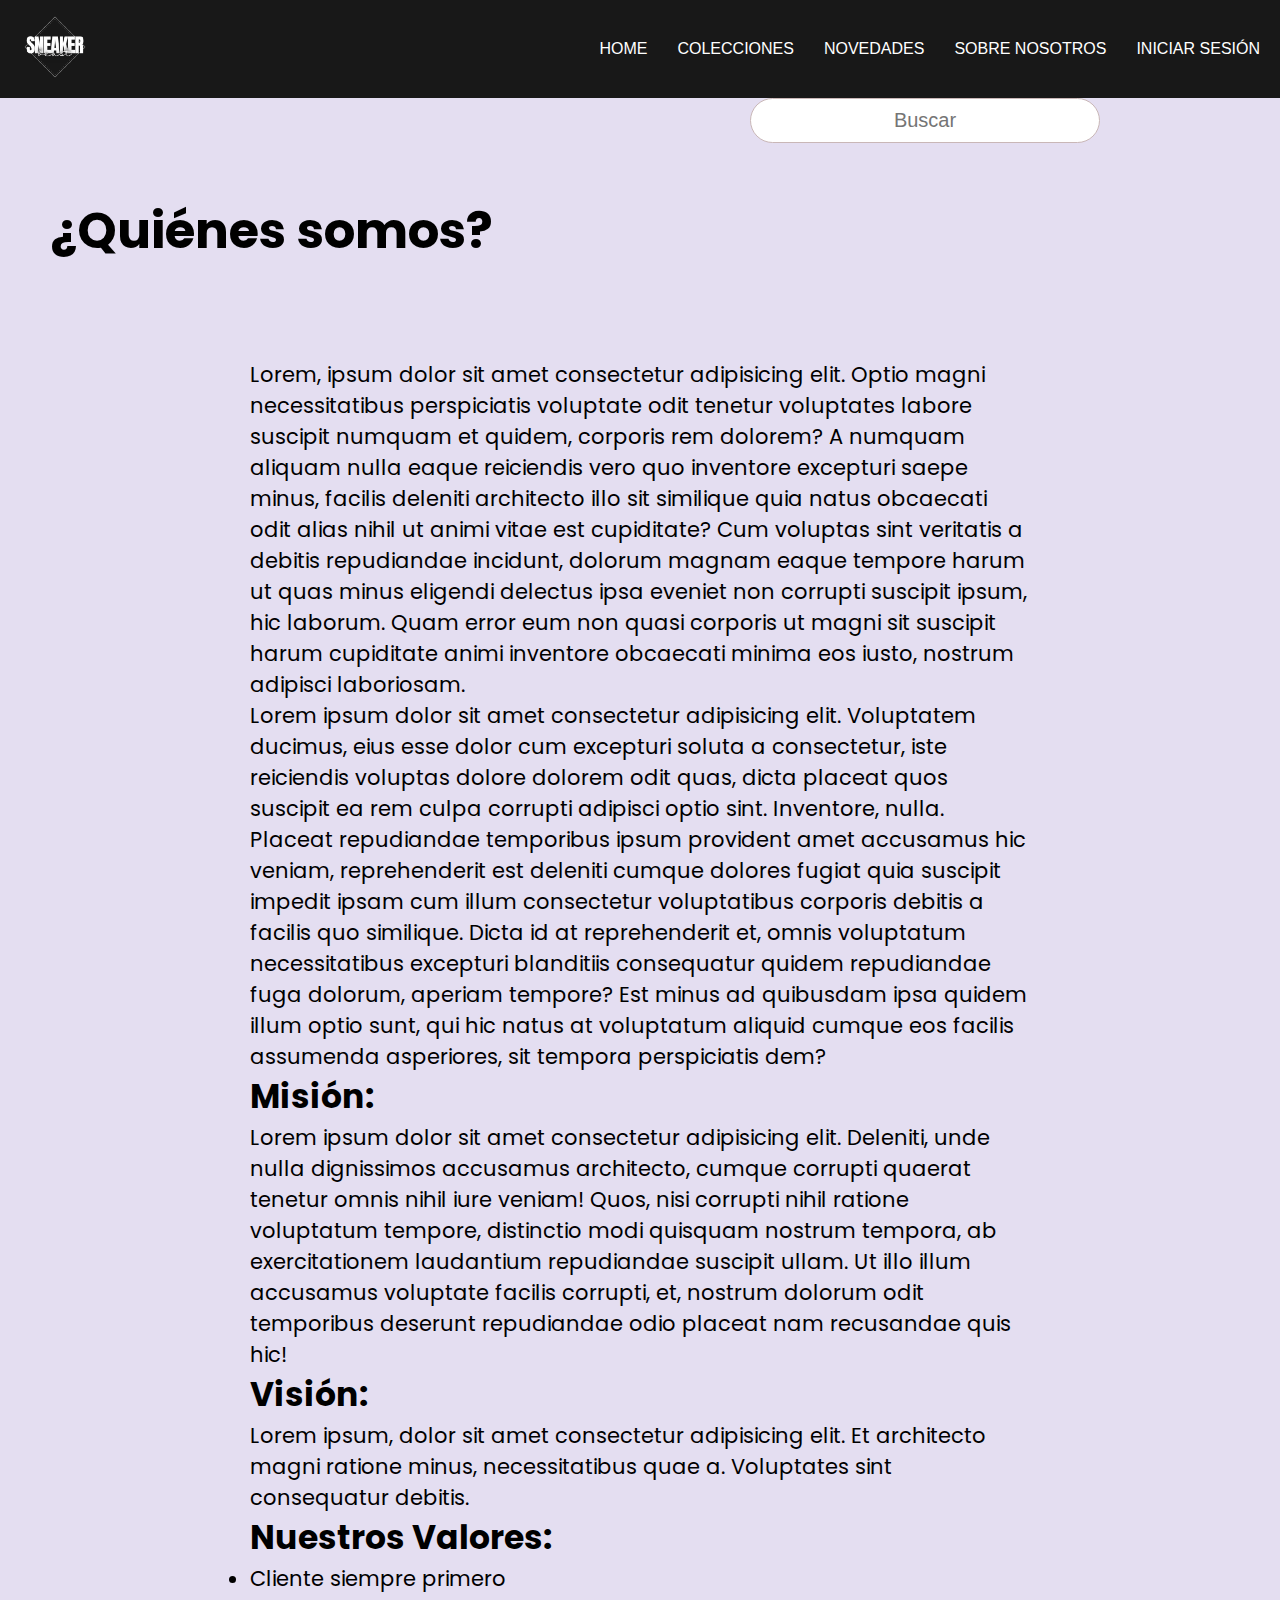
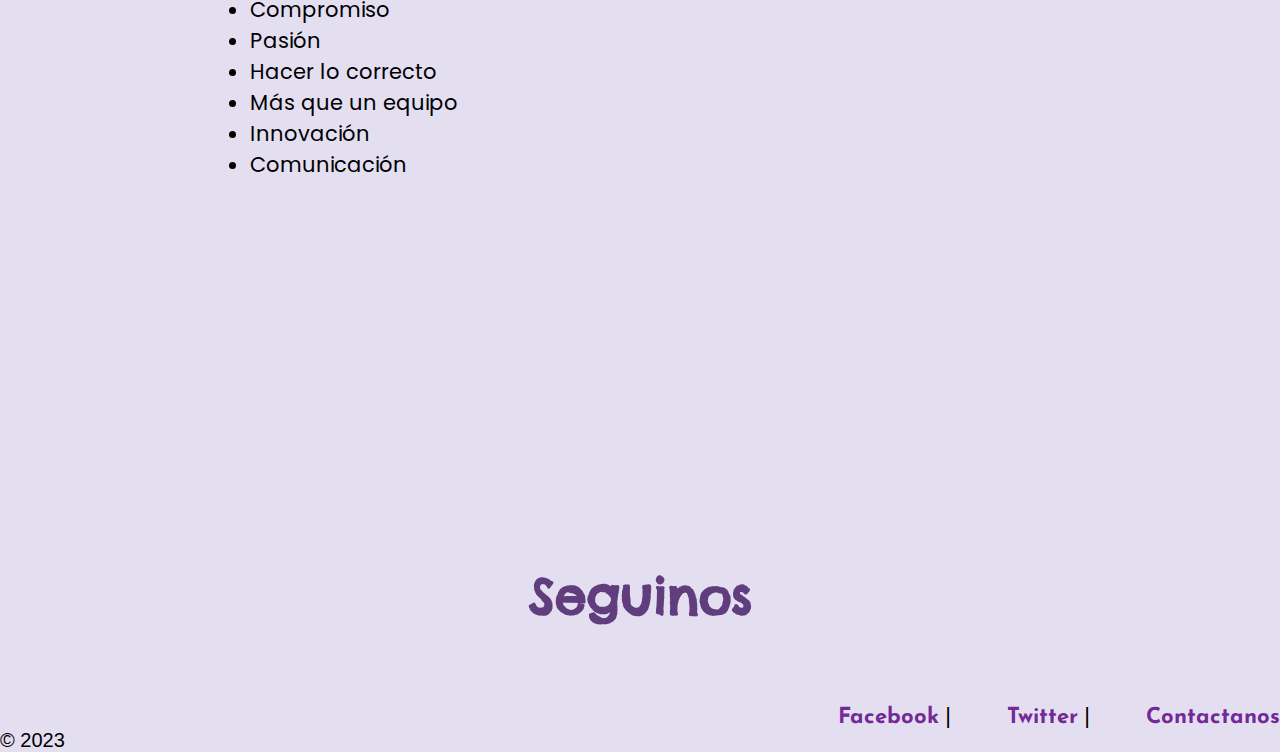
<file: sobre-nosotros.html>
<!DOCTYPE html>
<html lang="en">
<head>
    <meta charset="UTF-8">
    <meta http-equiv="X-UA-Compatible" content="IE=edge">
    <meta name="viewport" content="width=device-width, initial-scale=1.0">
    <title>Conocenos</title>
    <link rel="shortcut icon" href="./img/SNEAKER.png" type="image/x-icon">
    <link rel="stylesheet" href="./css/style.css">
    <link rel="stylesheet" href="./css/respon.css">
    <link href="https://cdn.jsdelivr.net/npm/bootstrap@5.3.0-alpha1/dist/css/bootstrap.min.css" rel="stylesheet" integrity="sha384-GLhlTQ8iRABdZLl6O3oVMWSktQOp6b7In1Zl3/Jr59b6EGGoI1aFkw7cmDA6j6gD" crossorigin="anonymous">
    <link rel="preconnect" href="https://fonts.googleapis.com">
    <link rel="preconnect" href="https://fonts.gstatic.com" crossorigin>
    <link href="https://fonts.googleapis.com/css2?family=Josefin+Sans:ital,wght@0,300;0,400;0,500;1,300&family=Phudu:wght@300;400;500;600&family=Poppins:wght@300;400;500&family=Roboto+Condensed:ital,wght@0,300;0,400;1,400&display=swap" rel="stylesheet">
    <link rel="preconnect" href="https://fonts.googleapis.com">
    <link rel="preconnect" href="https://fonts.gstatic.com" crossorigin>
    <link href="https://fonts.googleapis.com/css2?family=Chelsea+Market&family=Patrick+Hand+SC&family=Rampart+One&family=Sen:wght@400;700&display=swap" rel="stylesheet">
    <link rel="stylesheet" href="https://cdnjs.cloudflare.com/ajax/libs/font-awesome/6.3.0/css/all.min.css" integrity="sha512-SzlrxWUlpfuzQ+pcUCosxcglQRNAq/DZjVsC0lE40xsADsfeQoEypE+enwcOiGjk/bSuGGKHEyjSoQ1zVisanQ==" crossorigin="anonymous" referrerpolicy="no-referrer" />
</head>
<body>
    <header>
        <nav>
            <ul class="nav-bar">
               <li class="logo"><a href="#"><img src="./img/SNEAKER.png" alt=""></a></li>
               <input type="checkbox" id="check">
               <span class="menu">
                <li><a href="./index.html" >Home</a></li>
                <li><a href="./productos.html" >Colecciones</a></li>
                <li><a href="./Novedades.html" >Novedades</a></li>
                <li><a href="./sobre-nosotros.html" >Sobre Nosotros</a></li>
                <li><a href="./Iniciar-sesion.html">Iniciar Sesión</a></li>
                <label for="check" class="close-menu"><i class="fas fa-times"></i></label>
               </span>
               <label for="check" class="open-menu"><i class="fas fa-bars"></i></label>
            </ul>
        </nav>
        <div class="buscar">
            <input type="text" placeholder="Buscar">
            <div class="btn">
                <i class="fa-solid fa-magnifying-glass"></i>
            </div>
        </div>
    
          

    </header>

    <div class="nosotros">
         <h1>¿Quiénes somos?</h1>
        
    </div>

    <div class="texto">
        <p>Lorem, ipsum dolor sit amet consectetur adipisicing elit. Optio magni necessitatibus perspiciatis voluptate odit tenetur voluptates labore suscipit numquam et quidem, corporis rem dolorem? A numquam aliquam nulla eaque reiciendis vero quo inventore excepturi saepe minus, facilis deleniti architecto illo sit similique quia natus obcaecati odit alias nihil ut animi vitae est cupiditate? Cum voluptas sint veritatis a debitis repudiandae incidunt, dolorum magnam eaque tempore harum ut quas minus eligendi delectus ipsa eveniet non corrupti suscipit ipsum, hic laborum. Quam error eum non quasi corporis ut magni sit suscipit harum cupiditate animi inventore obcaecati minima eos iusto, nostrum adipisci laboriosam.</p>
        <p>Lorem ipsum dolor sit amet consectetur adipisicing elit. Voluptatem ducimus, eius esse dolor cum excepturi soluta a consectetur, iste reiciendis voluptas dolore dolorem odit quas, dicta placeat quos suscipit ea rem culpa corrupti adipisci optio sint. Inventore, nulla. Placeat repudiandae temporibus ipsum provident amet accusamus hic veniam, reprehenderit est deleniti cumque dolores fugiat quia suscipit impedit ipsam cum illum consectetur voluptatibus corporis debitis a facilis quo similique. Dicta id at reprehenderit et, omnis voluptatum necessitatibus excepturi blanditiis consequatur quidem repudiandae fuga dolorum, aperiam tempore? Est minus ad quibusdam ipsa quidem illum optio sunt, qui hic natus at voluptatum aliquid cumque eos facilis assumenda asperiores, sit tempora perspiciatis dem?</p>
        <h5>Misión:</h5>
        <p>Lorem ipsum dolor sit amet consectetur adipisicing elit. Deleniti, unde nulla dignissimos accusamus architecto, cumque corrupti quaerat tenetur omnis nihil iure veniam! Quos, nisi corrupti nihil ratione voluptatum tempore, distinctio modi quisquam nostrum tempora, ab exercitationem laudantium repudiandae suscipit ullam. Ut illo illum accusamus voluptate facilis corrupti, et, nostrum dolorum odit temporibus deserunt repudiandae odio placeat nam recusandae quis hic!</p>
        <h5>Visión:</h5>
        <p>Lorem ipsum, dolor sit amet consectetur adipisicing elit. Et architecto magni ratione minus, necessitatibus quae a. Voluptates sint consequatur debitis.</p>
        <h5>Nuestros Valores:</h5>
        <ul>
            <li>Cliente siempre primero</li>
            <li>Compromiso</li>
            <li>Pasión</li>
            <li>Hacer lo correcto</li>
            <li>Más que un equipo</li>
            <li>Innovación</li>
            <li>Comunicación</li>
        </ul>
    </div>




    <footer>
        <div class="footer">
            <h5></span> Seguinos</h5>
            
        </div>
        <div class="contact">
            <ul>
                <li><a href="https://www.facebook.com/">Facebook</a></li> |
                <li><a href="https://twitter.com/">Twitter</a></li> |
                <li><a href="">Contactanos</a></li>
            </ul>

            <p>&copy; 2023</p>
        </div>
        
        <div class="copy">
            
        </div>
    </footer>




    <script src="https://cdn.jsdelivr.net/npm/bootstrap@5.3.0-alpha1/dist/js/bootstrap.bundle.min.js" integrity="sha384-w76AqPfDkMBDXo30jS1Sgez6pr3x5MlQ1ZAGC+nuZB+EYdgRZgiwxhTBTkF7CXvN" crossorigin="anonymous"></script>

</body>
</file>
<file: css/style.css>
body {
    background-color: rgb(228, 222, 241) !important;
    margin: 0;
    padding: auto;
}

div.logotipo img {
    width: 100px;
    height: auto;
}

header div.menu {
    width: 101%;
    height: 60px;
    padding: 53px 20px 12px 15px;
    margin: -65px 10px 0px -10px;
    background-color: #9a9aa3;
}

header div.menu nav ul {
    list-style: none;
    font-size: 21px;
    text-align: center;
    margin-top: -48px;
    margin-left: -110px;
}

header div.menu nav ul li {
    position: relative;
    display: inline-block;
    
}

header div.menu nav ul li a {
    display: block;
    padding: 15px 60px;
    color: rgb(35, 35, 43);
    font-family: 'Segoe UI', Tahoma, Geneva, Verdana, sans-serif;
    font-weight: bolder;
    text-decoration: none;
}

header div.menu nav ul li a:hover {
    color: rgb(245, 244, 250);
    transition: all 0.3s;
}

header div nav ul.menu2 {
    list-style: none;
    text-align: right;
    font-size: 22px;
    margin-top: -65px;
    margin-right: 25px;
}
header div nav ul.menu2 li {
    position: relative;
    display: inline-block;
}

header div nav ul.menu2 li a {
    display: block;
    padding: 8px 3px;
    color: rgb(44, 46, 54);
    font-family: 'Segoe UI', Tahoma;
    font-weight: bolder;
    
}

header div nav ul.menu2 li a:hover {
    color: rgb(151, 67, 170);
    transition: all 0.3s;
}

div.carousel-inner img {
    width: 90% !important;
    height: auto;
    margin: 30px 0px 50px 0px;
    padding-left: 150px;
    
}



  .buscar input {
    width: 350px;
    height: 45px;
    padding: 0;
    margin-left: 750px;
    font-size: 20px;
    color: black;
    outline: none;
    border: 1px solid rgb(201, 183, 183);
    border-radius: 50px;
    transition: all 0.5s ease;
    text-align: center;
 }

 .buscar .btn {
    position: absolute;
    margin-left: -45px;
    background: rgba(189, 157, 221, 0.774);
    width: 45px;
    height: 45px;
    line-height: 45px;
    text-align: center;
    color: rgb(89, 58, 109);
    font-size: 20px;
    border-radius: 45%;
    cursor: pointer;
 }


.buscar .btn i {
    position: absolute;
    margin-left: -10px;
    margin-top: 5px;
}

.btn:hover i {
    transition: all 0.2s;
    color: rgb(69, 47, 116);
}


div.titulo {
    padding: 50px;
    margin: 60px -20px 40px -30px;
   background-color: #181818;
    background-size: cover;
    
 }
 .titulo h1{
    color: rgb(231, 213, 241);
    font-family: 'Rampart One', cursive;
    font-size: 120px;
    font-weight: 500;
    text-align: center;
    margin-top: -10px;
    
 }

 .titulo h4 {

    color: rgb(193, 149, 211);
    font-family: 'Josefin Sans';
    font-size: 40px;
    text-align: center;

 }

 .container {
    display: flex;
    padding: 10px;
    margin: 10px;
    align-items: center;
    justify-content: center;
   
}

.container div.home {
    padding: 5px;
    flex-direction: row;
    flex-wrap: nowrap;
}
 
.container .home img {
    width: 450px;
    height: auto;
    min-width: 200px;
}
.home h2 p {
    width: 350px;
}
div.home h2 {
    font-family: 'Phudu', cursive;
    font-size: 70px;
    font-weight: 400;
    text-align: top right;
    padding: 90px;
}

div.home p {
    font-family: 'Josefin Sans', cursive;
    font-size: 30px;
    text-align: center;
    color: rgb(53, 50, 50);
}

.container2 {
    display: flex;
    padding: 10px;
    margin: 50px;
    justify-content: center;
}

.container2 .home2 {
    padding: 5px;
    flex-direction: row;
    flex-wrap: nowrap;
}

.container2 .home2 img {
    width: 450px;
    height: auto;
    min-width: 200px;
}

.home2 h2 p {
    width: 350px;
}

.home2 h2 {
    font-family: 'Phudu', cursive;
    font-size: 70px;
    font-weight: 400;
    text-align: top right;
    padding: 90px;
}
 
.home2 p {
    font-family: 'Josefin Sans', cursive;
    font-size: 30px;
    text-align: center;
    color: rgb(53, 50, 50);
}

.container3 {
    display: flex;
    padding: 10px;
    margin: 50px;
    justify-content: center;
}

.container3 .home3 {
    padding: 5px;
    flex-direction: row;
    flex-wrap: nowrap;
}

.container3 .home3 img {
    width: 450px;
    height: auto;
    min-width: 200px;
}

.home3 h2 p {
    width: 350px;
}

.home3 h2 {
    font-family: 'Phudu', cursive;
    font-size: 70px;
    font-weight: 400;
    text-align: top right;
    padding: 90px;
}

.home3 p {
    font-family: 'Josefin Sans', cursive;
    font-size: 30px;
    text-align: center;
    color: rgb(53, 50, 50);
}





.footer {
    margin: 30% 0 5% 0;
    padding: auto;
}

.footer h5 {

    color: rgb(96, 61, 124);
    font-family: 'Chelsea Market', cursive;
    font-size: 50px;
    text-align: center;
    
}

footer .contact ul {
    list-style: none;
    text-align: right;
    font-size: 22px;
    
}

footer .contact ul li {
    position: relative;
    display: inline-block;
    text-align: center;
}

footer .contact ul li a {
    display: block;
    padding: 15px 0 0 50px;
    color: rgb(115, 41, 150);
    font-family: 'Josefin Sans';
    font-weight: bolder;
    text-decoration: none;
}

footer .contact ul li a:hover {
    color: rgb(57, 26, 65);
    transition: all 0s;
}

footer p {
    font-size: 20px;
}



/* formulario Inicio de Sesion*/


.form {
    font-family: 'Poppins', 'sans-serif';
   
    min-height: 55vh;

}

.form {
    background-color: rgb(214, 209, 243);
    margin: 50px auto;
    width: 350px;
    height: 450px;
    padding:  50px 15px;
    border-radius: 10px;
    box-shadow: 0 5px 10px 2px;
    text-align: top center;
}

.form_title h2 {
    font-size: 2rem;
    margin-bottom: .5em;
    text-align: center;
}

.form_paragraph {
    font-weight: 300;
    text-align: center;
    
}


.form_container {
    margin-top: 125px;
    display: grid;
    gap: 2em;
}

.form_group {
    position: relative;
    color: rgb(66, 65, 65);
}

.form_input {
    width: 100px;
    background: none;
    color: rgb(124, 123, 123);
    font-size: 1rem;
    padding: .8em .3em;
    border: none;
    outline: none;
    border-bottom: 1px solid var(--color);
    font-family: 'Poppins', 'sans-serif';
}


.form_label {
    color: black;
    cursor: pointer;
    position: absolute;
    top: 0;
    left: 5px;
    transform: translateY(10px);
    transition: all .5s, color ,3s;
}

.form_submit {
    background: #3866f2;
    color: white;
    font-family: 'Poppins', 'sans-serif';
    font-weight: 300;
    font-size: 1rem;
    padding: .8em 0;
    border: none;
    border-radius: .5em;
}

.form_line {
    position: absolute;
    bottom: 0;
    left: 0;
    width: 100%;
    height: 1px;
    background-color: #3866f2;
}

 /* PRODUCTOS */ 

 .colec {
    background-color: #909096;
    margin-top: 15px;
    
 }

 .colec .menu3 {
    list-style: none;
    text-align: center;
    font-size: 40px;
 }

 .menu3 li {
    position: relative;
    display: inline-block;
    text-align: center;
 }

 .menu3 li a {
    display: block;
    padding: 10px 10px 10px 10px;
    color: rgb(22, 22, 22);
    font-family: 'Josefin Sans';
    font-weight: bolder;
    text-decoration: none;
 }
 .menu3 li a:hover {
    color: rgb(233, 222, 236);
    transition: all 0s;
 }


 .stock {
    padding: 50px 50px 50px 50px;
    margin: auto;

 }

 .stock h2 {
    color: rgb(34, 34, 34);
    font-family: 'Poppins', 'sans-serif';
    font-size: 100px;
    font-weight: 500;
    text-align: left;
 }

.stock p {
    color: rgb(85, 82, 82);
    font-family: 'Poppins', 'sans-serif';
    font-size: 30px;
    font-weight: 300;
    text-align:  left;
    
}

.grid-cont {
    display: grid;
    grid-template-columns: 300px 300px 300px;
    grid-template-rows: 450px 450px 450px;
    gap: 150px;
    justify-content: center;
}

.grid-cont div img {
    width: 350px;
    height: auto;
}

.grid-cont div h3 {
    color: rgb(39, 38, 38);
    font-family: 'Poppins';
    font-size: 30px;
    font-weight: lighter;
}

.grid-cont div h4 {
    color: black;
    font-family: 'Phudu';
    font-size: 35px;
    font-weight: bold;
}

.grid-cont div p {
    color: rgb(230, 3, 192);
    font-family: 'Poppins';
    font-weight: bold;
    
}
.grid-cont div h3 {
    text-align: center;

}
.grid-cont div p {
    text-align: center;
}
.grid-cont div h4  {
    text-align: center;
}



/* NOVEDADES */

.noved {
    padding: 50px;
    margin: 20px auto;
    background-color: #181818;
    
}

.noved h1 {
    color: rgb(210, 185, 221);
    font-family: 'Rampart One', cursive;
    font-size: 100px;
    font-weight: bold;
    font-style: italic;
    position: absolute;

    margin-left: 150px;
}

.noved h2 {
    color: rgb(210, 185, 221);
    font-family: 'Rampart One', cursive;
    font-size: 100px;
    font-weight: bold;
    font-style: italic;
    margin-top: 200px;
    margin-left: 200px;
    
}

/*.noved p {
    color: rgb(90, 87, 87);
    font-family: 'Poppins';
    font-size: 25px;
    font-weight: 300;
    text-align: center;
}*/

.nuevo1 {
    padding: 100px;
    margin: auto;
   
}

.nuevo1 .prim {
    width: 450px;
    height: auto;
    margin-left: 20px;
}
.nuevo1 p {
    color:  rgb(65, 66, 66);
    font-family: 'Josefin Sans';
    font-size: 35px;
    position: absolute;
    margin: -400px 50px 0px 500px;
}

.nuevo1 h3 {
    color: rgb(94, 65, 114);
    font-family: 'Phudu';
    font-size: 90px;
    font-weight: 300;
    font-style: italic;
    font-weight: bold;
    text-align: center;
}
 .nuevo1 .seg {
    width: 450px;
    height: auto;
    margin-left: 700px;
 }
 .nuevo1 .p2 {
    color: rgb(65, 66, 66);
    font-family: 'Josefin Sans';
    font-size: 35px;
    margin: -400px 550px 0px 30px;
 }

 .nuevo2 {
    padding: 100px;
    margin: auto;
   
 }

 .nuevo2 .prim {
    width: 450px;
    height: auto;
    margin-left: 20px;
 }
 .nuevo2 p{
    color:  rgb(65, 66, 66);
    font-family: 'Josefin Sans';
    font-size: 35px;
    position: absolute;
    margin: -400px 50px 0px 500px;
 }

 .nuevo2 h3 {
    color: rgb(94, 65, 114);
    font-family: 'Phudu';
    font-size: 90px;
    font-weight: 300;
    font-style: italic;
    font-weight: bold;
    text-align: center;
 }
 .nuevo2 .seg {
    width: 450px;
    height: auto;
    margin-left: 700px;
 }
 .nuevo2 .p2 {
    color:  rgb(65, 66, 66);
    font-family: 'Josefin Sans';
    font-size: 35px;
    margin: -400px 550px 0px 30px;
 }

 .nuevo3 {
    padding: 100px;
    margin: auto;
  
 }

 .nuevo3 .prim {
    width: 450px;
    height: auto;
    margin-left: 20px;
 }
 .nuevo3 p {
    color:  rgb(65, 66, 66);
    font-family: 'Josefin Sans';
    font-size: 35px;
    position: absolute;
    margin: -400px 50px 0px 500px;
 }

 .nuevo3 h3 {
    color: rgb(94, 65, 114);
    font-family: 'Phudu';
    font-size: 90px;
    font-weight: 300;
    font-style: italic;
    font-weight: bold;
    text-align: center;
 }
 .nuevo3 .seg {
    width: 450px;
    height: auto;
    margin-left: 700px;
 }
.nuevo3 .p2 {
    color: rgb(65, 66, 66);
    font-family: 'Josefin Sans';
    font-size: 35px;
    margin: -400px 550px 0px 30px;
}

/* SOBRE NOSOTROS */

.nosotros {margin: 50px;}
.nosotros h1 {
    font-family: 'Poppins', cursive; 
    font-size: 50px;
    font-weight: bold;

}

.texto {margin: 90px 250px 90px 250px ;}

.texto p {
    font-family: 'Poppins', cursive;
    font-size: 21px;
}

.texto h5 { 
    font-family: 'Poppins', cursive;
    font-size: 33px;
}
.texto  ul li {
    font-family: 'Poppins', 'Lucida Sans', cursive;
    font-size: 21px;
}
</file>
<file: css/respon.css>
* {
    box-sizing: border-box;
    margin: 0;
    padding: 0;
}

body{
    font-family: 'Lucida Sans Regular', 'Lucida Grande', 'Lucida Sans Unicode', Geneva, Verdana, sans-serif;
    --color1: #FFF ;
    --color2: #181818;
}
.nav-bar {
    width: 100%;
    display: flex;
    justify-content: space-between;
    align-items: center;
    list-style: none;
    position: relative;
    background-color: var(--color2);
    padding: 12px 20px;
}

.logo img {
    width: 70px;
}

.menu {
    display: flex;
}
.menu li {padding-left: 30px ;}
.menu li a {
    display: inline-block;
    text-decoration: none;
    color: var(--color1);
    text-align: center;
    transition: 0.15s ease-in-out;
    position: relative;
    text-transform: uppercase;

}
.menu li a::after {
    content: "";
    position: absolute;
    bottom: 0;
    left: 0;
    width: 0;
    height: 1px;
    background-color: var(--color1);
    transition: 0.15s ease-in-out;
}
.menu li a:hover:after {width: 100%;}
.open-menu , .close-menu {
    position: absolute;
    color: var(--color1);
    cursor: pointer;
    font-size: 1.5rem;
    display: none;
}
.open-menu {
    top: 50%;
    right: 20px;
    transform: translateY(-50%);
}
.close-menu {
    top: 20px;
    right: 20px;
}
#check {display: none;}

@media (max-width: 670px) {

    .menu {
        flex-direction: column;
        align-items: center;
        justify-content: center;
        width: 80%;
        height: 100vh;
        position: fixed;
        top: 0;
        right: -100%;
        z-index: 100;
        background-color: var(--color2);
        transition: all 0.2s ease-in-out;
    }
    .menu li {margin-top: 40px;}
    .menu li a {padding: 10px;}
    .open-menu , .close-menu {display: block;}
    #check:checked ~ .menu {right: 0;}

    


    /* QUIENES SOMOS*/

    .nosotros {text-align: center;}
    .texto {
        margin: 50px ;
        padding: 10px;
        text-align: justify;
    }

    .footer h5 {
        font-size: 40px;
    }
    .buscar {display: none;}

    .stock h2 {
        font-size: 50px;
    }
    .stock p {
        font-size: 20px;
    }
    .grid-cont {
        margin-left: -90px;
        grid-template-columns: 100px 100px;
        grid-template-rows: 200px 200px 200px 200px 200px;
        gap: 200px;
        
        

    }
    .grid-cont div img {
        width: 200px;
        height: auto;
    }
    .grid-cont div h3 {
        font-size: 20px;
        font-weight: bold;
        
    }
    .grid-cont div h3 {
        position: absolute;
        text-align: center;
        margin-top: 20px;

        margin-right: 100px;
        
    }
    .grid-cont div h4 {
        font-size: 30px;

    }
    .grid-cont div h4 {
        margin-top: 70px;
        margin-left: 50px;
    }
    .grid-cont div p {
        position: absolute;
    }
}
</file>
